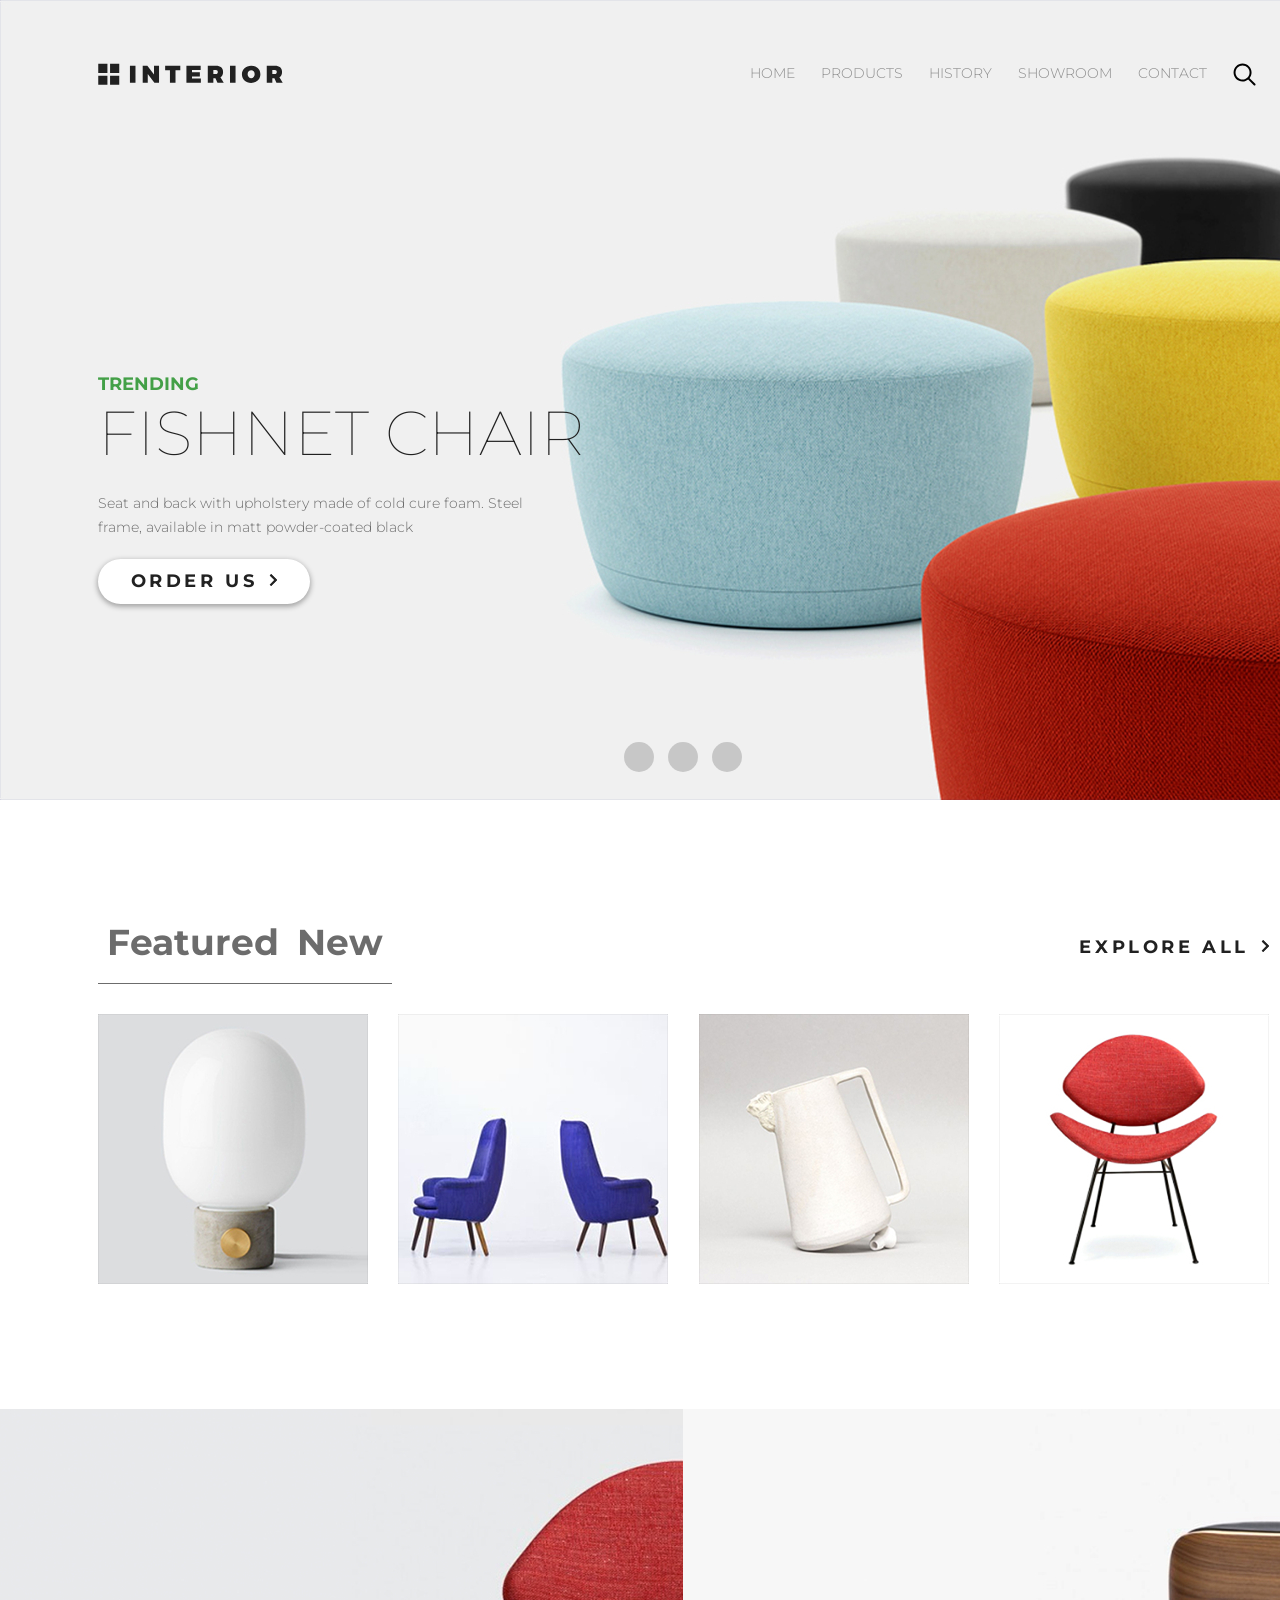
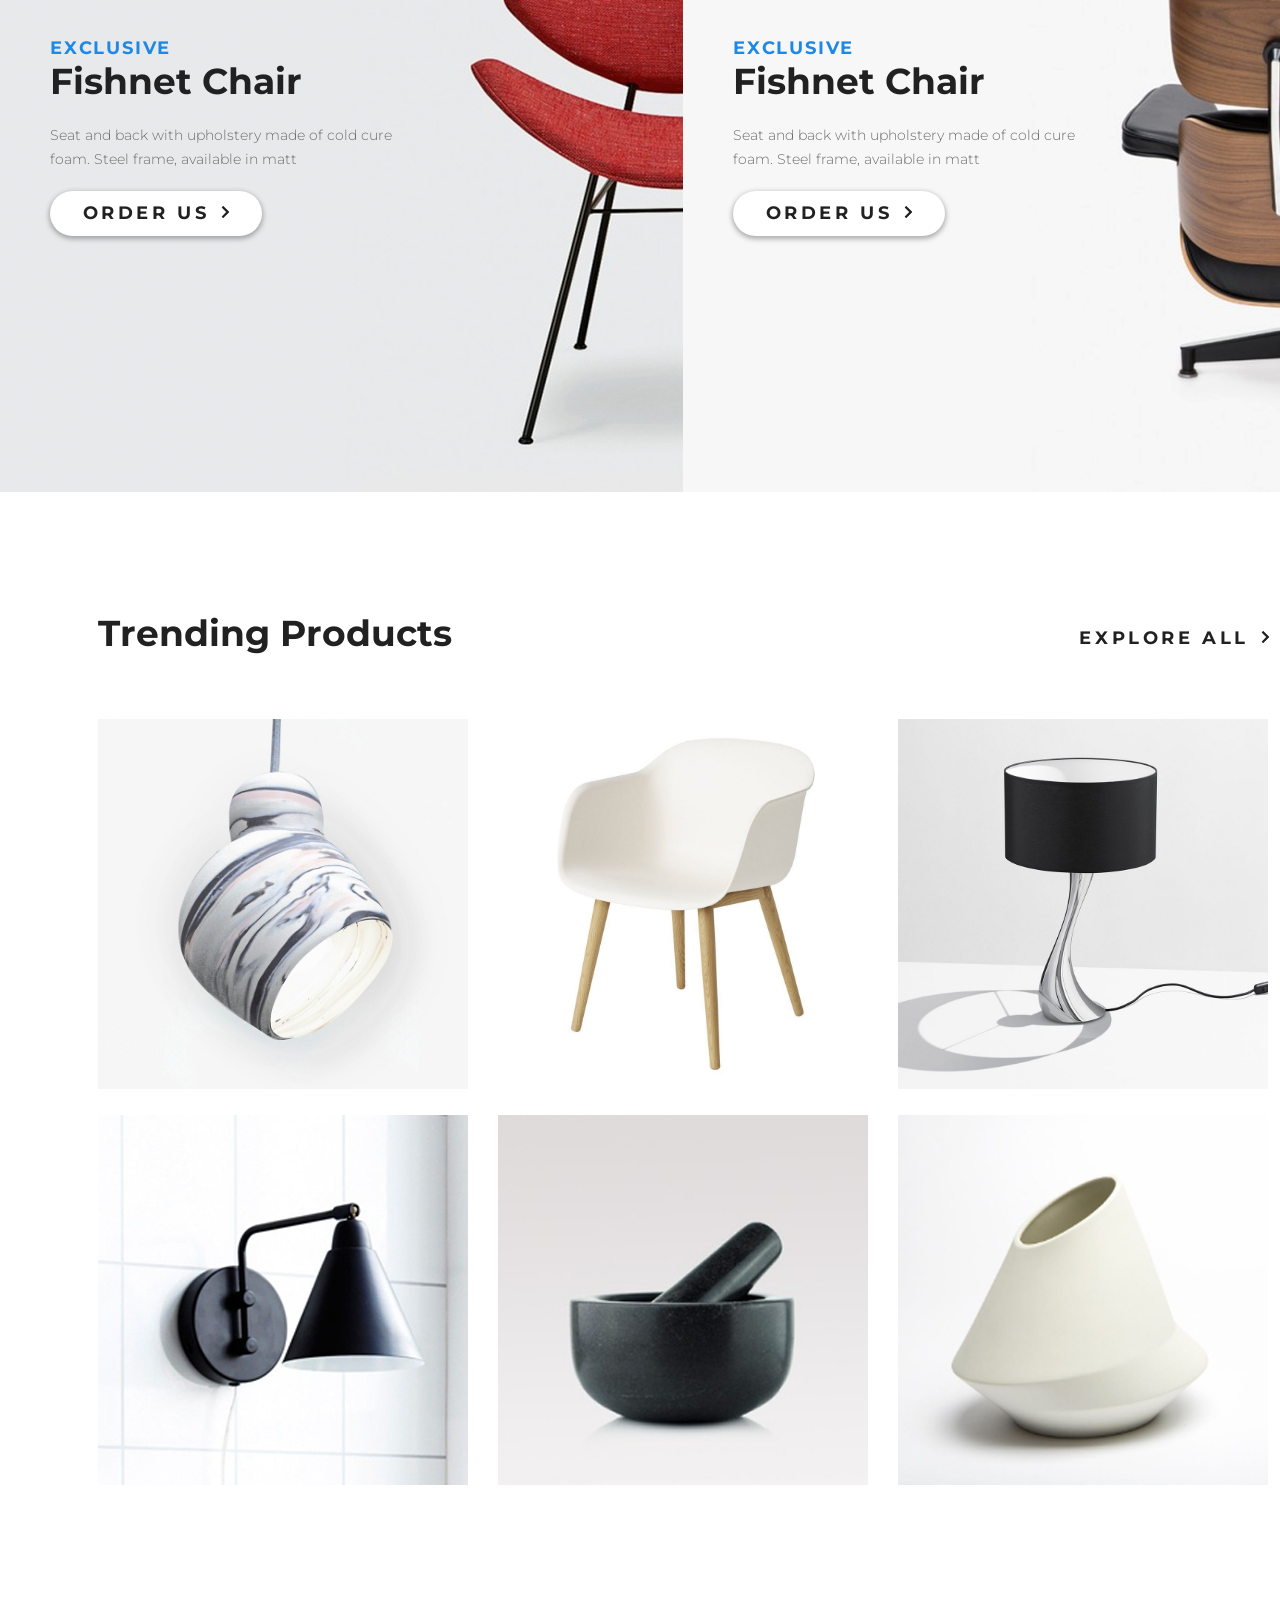
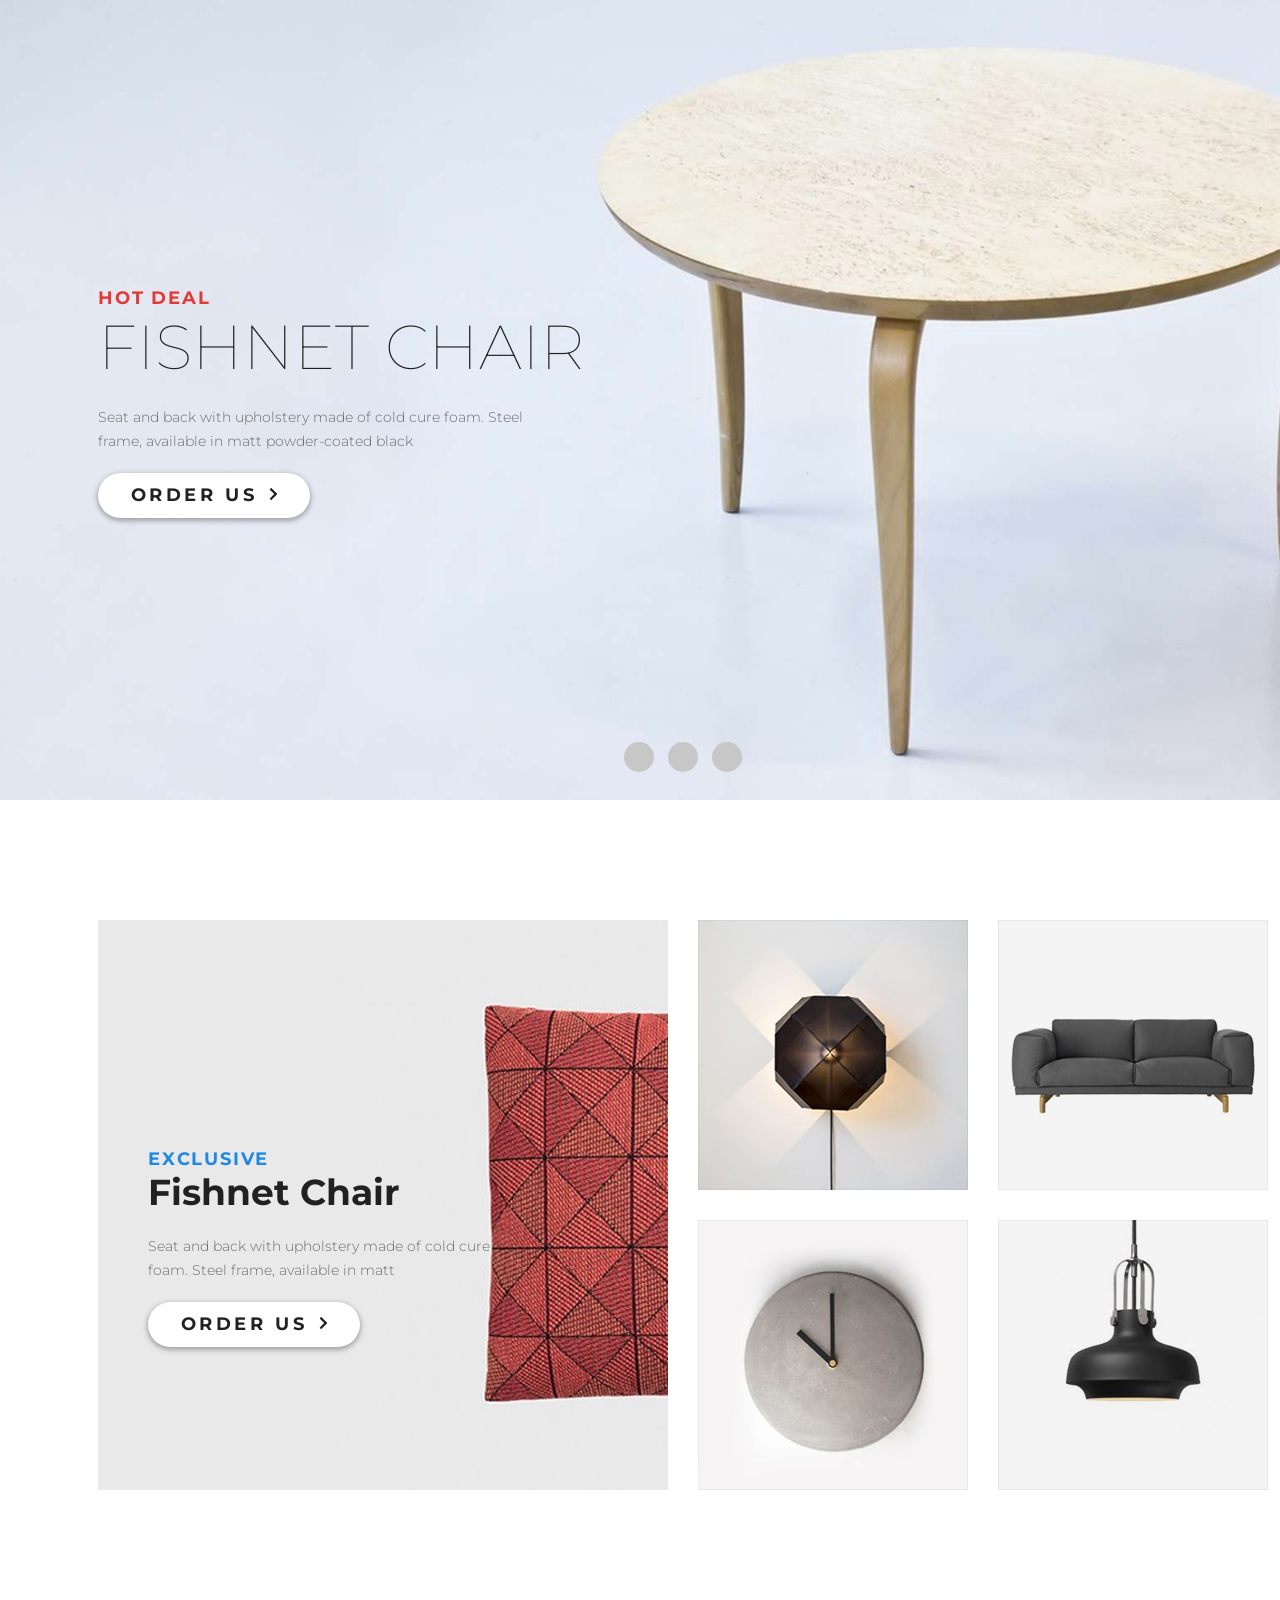
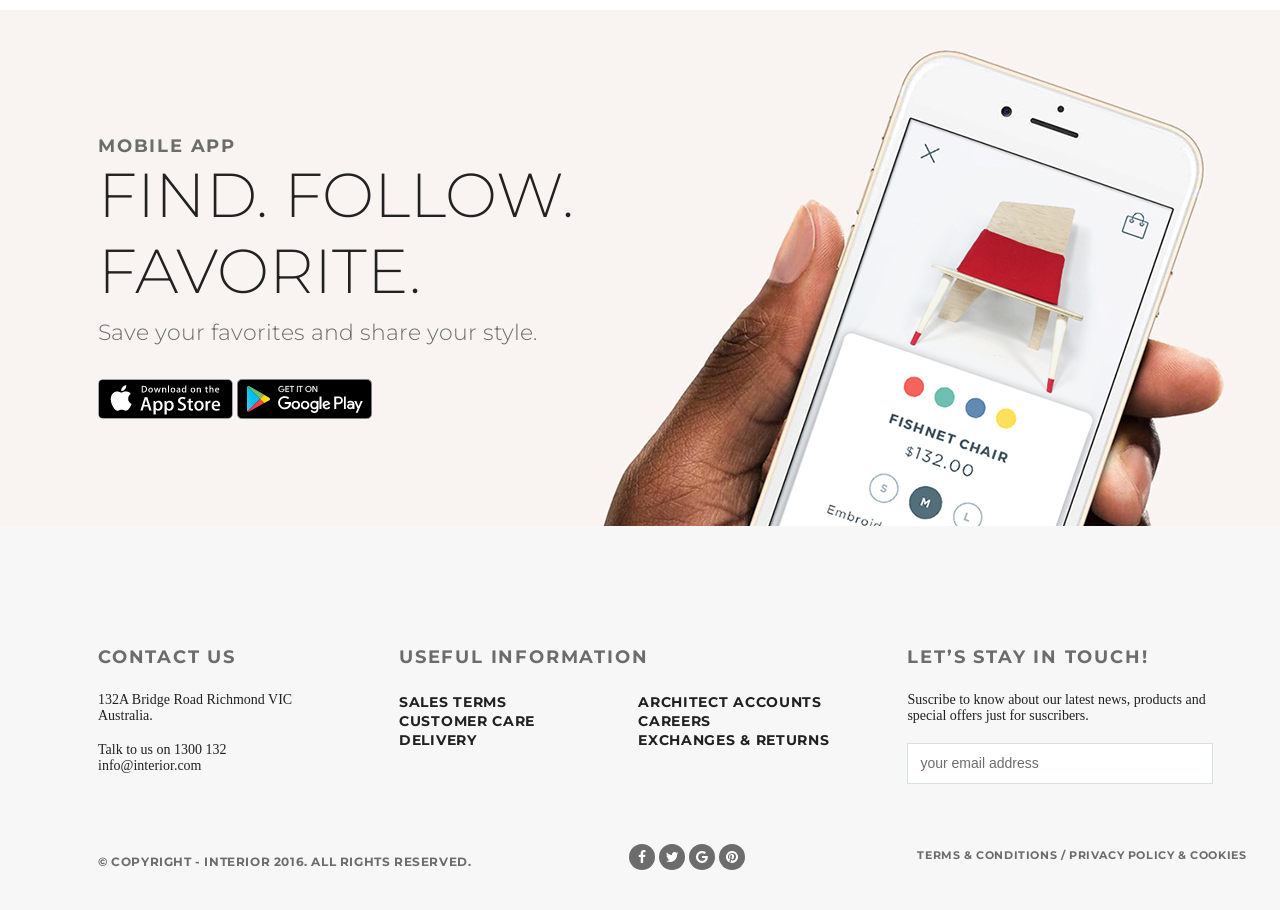
<file: layout_work/index.html>
<!DOCTYPE html>
<html lang="en">

<head>
    <meta charset="UTF-8">
    <title>Interior Home Page</title>
    <link href="https://fonts.googleapis.com/css?family=Montserrat:100,300,400,700&display=swap" rel="stylesheet">
    <link rel="stylesheet" href="https://cdnjs.cloudflare.com/ajax/libs/font-awesome/4.7.0/css/font-awesome.min.css">
    <link rel="stylesheet" href="style.css">
</head>

<body>
    <div class="container">
        <div class="slider padding_site">
            <div class="header clearfix">
                <a href="index.html"><img src="img/logo.svg" alt="logo"></a>
                <ul class="menu clearfix">
                    <li class="menu_list"><a href="index.html" class="menu_link">HOME</a></li>
                    <li class="menu_list"><a href="products.html" class="menu_link">PRODUCTS</a></li>
                    <li class="menu_list"><a href="#" class="menu_link">HISTORY</a></li>
                    <li class="menu_list"><a href="#" class="menu_link">SHOWROOM</a></li>
                    <li class="menu_list"><a href="contacts.html" class="menu_link">CONTACT</a></li>
                    <li class="menu_list"><a href="#" class="menu_link"><img src="img/search.svg" alt="search"></a></li>
                </ul>
            </div>
            <div class="slider_text">
                <p class="slider_trending">TRENDING</p>
                <h2 class="slider_h2">Fishnet Chair</h2>
                <p class="slider_content">Seat and back with upholstery made of cold cure foam. Steel frame, available in matt powder-coated black</p>
                <a href="product_detail.html" class="order_button">Order Us<img class="arrow_pic" src="img/arrow.svg" alt="arrow"></a>
            </div>
            <div class="pagination">
                <a href="" class="circle"></a>
                <a href="" class="circle circle_active"></a>
                <a href="" class="circle"></a>
            </div>
        </div>
        <div class="featured padding_site">
            <div class="featured_header clearfix">
                <ul class="featured_menu">
                    <li class="featured_list"><a href="#" class="featured_link">Featured</a></li>
                    <li class="featured_list"><a href="#" class="featured_link">New</a></li>
                </ul>
                <a href="products.html" class="explore_link">explore all<img class="arrow_pic" src="img/arrow.svg" alt="arrow"></a>
            </div>
            <div class="featured_items">
                <div class="featured_item">
                    <img class="feature_img" src="img/product-1.jpg" alt="product-1">
                    <div class="feature_text">
                        <div class="feature_button"><a href="product_detail.html" class="feature_link"><img class="arrow_pic" src="img/arrow.svg" alt="arrow">&ensp;</a></div>
                        <h6 class="feature_h">Fishnet Chair</h6>
                        <p class="feature_content">Seat and back with upholstery made of cold cure foam.</p>
                    </div>
                </div>
                <div class="featured_item">
                    <img class="feature_img" src="img/product-2.jpg" alt="product-2">
                    <div class="feature_text">
                        <div class="feature_button"><a href="product_detail.html" class="feature_link"><img class="arrow_pic" src="img/arrow.svg" alt="arrow">&ensp;</a></div>
                        <h6 class="feature_h">Fishnet Chair</h6>
                        <p class="feature_content">Seat and back with upholstery made of cold cure foam.</p>
                    </div>
                </div>
                <div class="featured_item">
                    <img class="feature_img" src="img/product-3.jpg" alt="product-3">
                    <div class="feature_text">
                        <div class="feature_button"><a href="product_detail.html" class="feature_link"><img class="arrow_pic" src="img/arrow.svg" alt="arrow">&ensp;</a></div>
                        <h6 class="feature_h">Fishnet Chair</h6>
                        <p class="feature_content">Seat and back with upholstery made of cold cure foam.</p>
                    </div>
                </div>
                <div class="featured_item">
                    <img class="feature_img" src="img/product-4.jpg" alt="product-4">
                    <div class="feature_text">
                        <div class="feature_button"><a href="product_detail.html" class="feature_link"><img class="arrow_pic" src="img/arrow.svg" alt="arrow">&ensp;</a></div>
                        <h6 class="feature_h">Fishnet Chair</h6>
                        <p class="feature_content">Seat and back with upholstery made of cold cure foam.</p>
                    </div>
                </div>
            </div>
        </div>
        <div class="exclusives">
            <div class="exclusive exclusive_item_1">
                <div class="exclusive_text">
                    <p class="exclusive_exclusive">exclusive</p>
                    <h2 class="exclusive_h2">Fishnet Chair</h2>
                    <p class="exclusive_content">Seat and back with upholstery made of cold cure foam. Steel frame, available in matt</p>
                    <a href="product_detail.html" class="order_button">Order Us<img class="arrow_pic" src="img/arrow.svg" alt="arrow"></a>
                </div>
            </div>
            <div class="exclusive exclusive_item_2">
                <div class="exclusive_text">
                    <p class="exclusive_exclusive">exclusive</p>
                    <h2 class="exclusive_h2">Fishnet Chair</h2>
                    <p class="exclusive_content">Seat and back with upholstery made of cold cure foam. Steel frame, available in matt</p>
                    <a href="product_detail.html" class="order_button">Order Us<img class="arrow_pic" src="img/arrow.svg" alt="arrow"></a>
                </div>
            </div>
        </div>
        <div class="trending padding_site">
            <div class="trending_header clearfix">
                <h2 class="trending_h2">Trending Products</h2>
                <a href="products.html" class="explore_link">explore all<img class="arrow_pic" src="img/arrow.svg" alt="arrow"></a>
            </div>
            <div class="trending_products">
                <div class="trending_product">
                    <a href="product_detail.html" class="trending_link"><img src="img/product-11.jpg" alt="" class="trending_pic"></a>
                </div>
                <div class="trending_product">
                    <a href="product_detail.html" class="trending_link"><img src="img/product-21.jpg" alt="" class="trending_pic"></a>
                </div>
                <div class="trending_product">
                    <a href="product_detail.html" class="trending_link"><img src="img/product-31.jpg" alt="" class="trending_pic"></a>
                </div>
                <div class="trending_product">
                    <a href="product_detail.html" class="trending_link"><img src="img/product-41.jpg" alt="" class="trending_pic"></a>
                </div>
                <div class="trending_product">
                    <a href="product_detail.html" class="trending_link"><img src="img/product-5.jpg" alt="" class="trending_pic"></a>
                </div>
                <div class="trending_product">
                    <a href="product_detail.html" class="trending_link"><img src="img/product-6.jpg" alt="" class="trending_pic"></a>
                </div>
            </div>
        </div>
        <div class="hot_deal_slider padding_site">
            <div class="hot_deal_text">
                <p class="hot_deal_trending">Hot deal</p>
                <h2 class="slider_h2">Fishnet Chair</h2>
                <p class="slider_content">Seat and back with upholstery made of cold cure foam. Steel frame, available in matt powder-coated black</p>
                <a href="product_detail.html" class="order_button">Order Us<img class="arrow_pic" src="img/arrow.svg" alt="arrow"></a>
            </div>
            <div class="pagination">
                <a href="" class="circle"></a>
                <a href="" class="circle circle_active"></a>
                <a href="" class="circle"></a>
            </div>
        </div>
        <div class="exclusives_big padding_site">
            <div class="exclusives_layout">
                <div class="exclusive_big">
                    <div class="exclusive_text">
                        <p class="exclusive_exclusive">exclusive</p>
                        <h2 class="exclusive_h2">Fishnet Chair</h2>
                        <p class="exclusive_content">Seat and back with upholstery made of cold cure foam. Steel frame, available in matt</p>
                        <a href="product_detail.html" class="order_button">Order Us<img class="arrow_pic" src="img/arrow.svg" alt="arrow"></a>
                    </div>
                </div>
                <div class="excl_small">
                    <div class="exclusive_small">
                        <a href="product_detail.html" class="excl_sm_link"><img src="img/product-2-sm.jpg" alt="" class="excl_sm_pic"></a>
                    </div>
                    <div class="exclusive_small">
                        <a href="product_detail.html" class="excl_sm_link"><img src="img/product-3-sm.jpg" alt="" class="excl_sm_pic"></a>
                    </div>
                    <div class="exclusive_small">
                        <a href="product_detail.html" class="excl_sm_link"><img src="img/product-4-sm.jpg" alt="" class="excl_sm_pic"></a>
                    </div>
                    <div class="exclusive_small">
                        <a href="product_detail.html" class="excl_sm_link"><img src="img/product-5-sm.jpg" alt="" class="excl_sm_pic"></a>
                    </div>
                </div>
            </div>
        </div>
        <div class="mobile_app padding_site">
            <div class="mobile_app_text">
                <p class="mobile_trending">mobile app</p>
                <h2 class="mobile_h2">Find. Follow. Favorite.</h2>
                <p class="mobile_content">Save your favorites and share your style.</p>
                <a href="#" class="app_store"><img src="img/app-store.jpg" alt="" class="app_store_logo"></a>
                <a href="#" class="google_play"><img src="img/google-play.jpg" alt="" class="google_play_logo"></a>
            </div>
        </div>
        <div class="contacts padding_site">
            <div class="contacts_content clearfix">
                <div class="contact_info">
                    <h5 class="contacts_h contact_us">Contact Us</h5>
                    <p>132A Bridge Road Richmond VIC
                        Australia.</p><br>
                    <p>Talk to us on 1300 132
                        info@interior.com</p>
                </div>
                <div class="useful_menu">
                    <h5 class="contacts_h useful_info">Useful Information</h5>
                    <ul class="u_menu1">
                        <li class="u_list"><a href="#" class="u_link">Sales terms</a></li>
                        <li class="u_list"><a href="#" class="u_link">Customer care</a></li>
                        <li class="u_list"><a href="#" class="u_link">Delivery</a></li>
                    </ul>
                    <ul class="u_menu2">
                        <li class="u_list"><a href="#" class="u_link">Architect accounts</a></li>
                        <li class="u_list"><a href="#" class="u_link">Careers</a></li>
                        <li class="u_list"><a href="#" class="u_link">Exchanges &amp; returns</a></li>
                    </ul>
                </div>
                <div class="subscribe">
                    <h5 class="contacts_h stay_in_touch">Let’s Stay in Touch!</h5>
                    <p class="subscribe_text">Suscribe to know about our latest news, products and special offers just for suscribers.</p><br>
                    <input type="text" class="email" placeholder="your email address">
                </div>
            </div>
            <div class="footer">
                <div class="copyright">
                    <p>&copy; Copyright - INTERIOR 2016. All Rights Reserved.</p>
                </div>
                <div class="social">
                    <a href="#" class="fa fa-facebook social_ico"></a>
                    <a href="#" class="fa fa-twitter"></a>
                    <a href="#" class="fa fa-google"></a>
                    <a href="#" class="fa fa-pinterest"></a>
                </div>
                <div class="terms">
                    <a href="#" class="terms_link">Terms &amp; Conditions / Privacy policy &amp; Cookies</a>
                </div>
            </div>
        </div>
    </div>
</body>

</html>
</file>
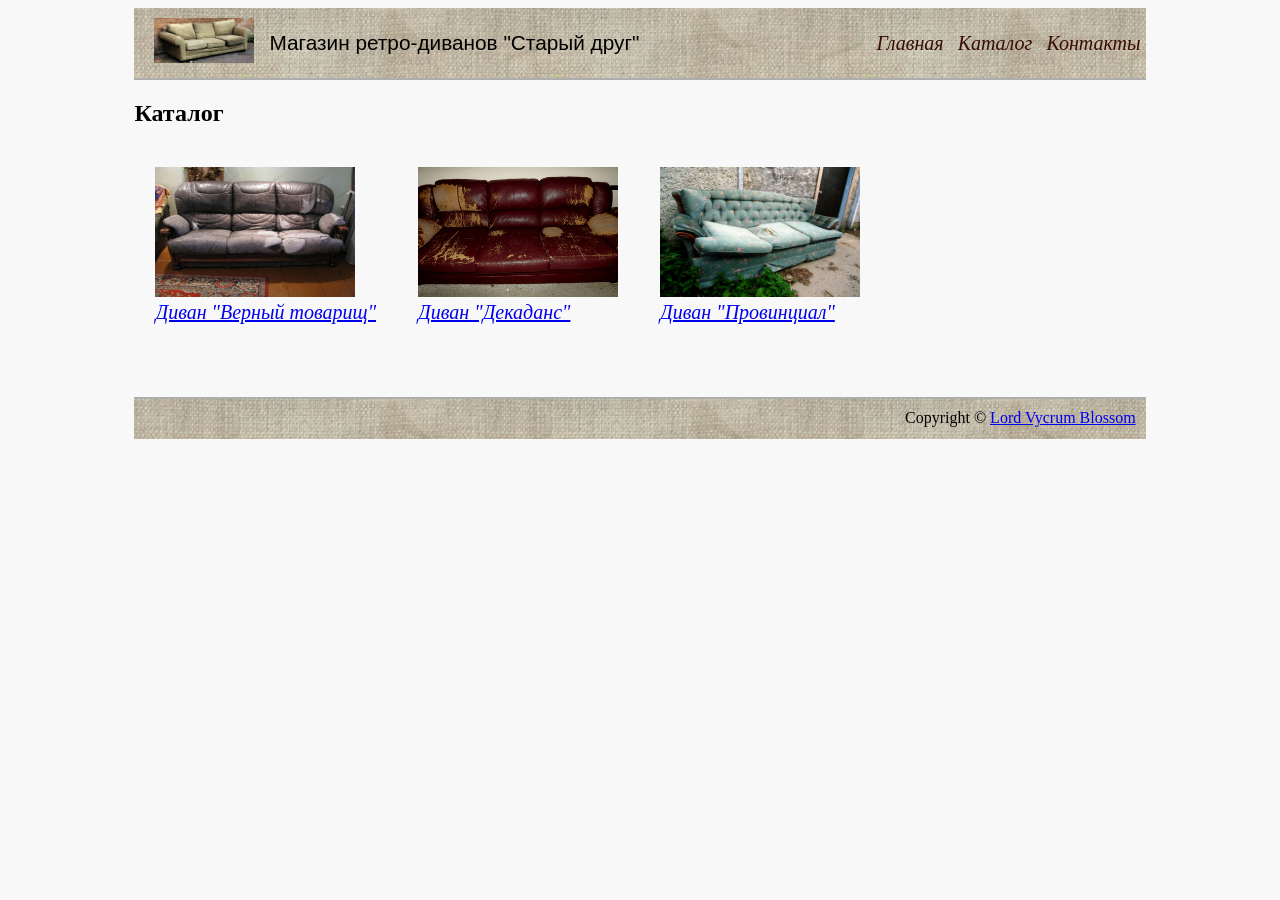
<file: catalog.html>
<!DOCTYPE html>
<html>

<head>
    <meta charset="UTF-8">
    <title>Магазин ретро-диванов "Старый друг"</title>
    <link rel="stylesheet" href="stylesheets/style.css">
</head>

<body>
   <div class="container">
    <div class="header">
        <div id="logo"></div>
        <div id="companyName">Магазин ретро-диванов "Старый друг"</div>
        <div id="navigation">
            <ul class="menu">
                <li><a href="index.html">Главная</a></li>
                <li><a href="catalog.html">Каталог</a></li>
                <li><a href="contacts.html">Контакты</a></li>
            </ul>
        </div>
    </div>
    <div class="content">
    <h2>Каталог</h2>
    <div class="products_list">
        <div class="item">
            <img src="img/sofa1_small.jpg" alt="sofa #1"><br>
            <a href="catalog/sofa.html">Диван "Верный товарищ"</a>
        </div>
        <div class="item">
            <img src="img/sofa2_small.jpg" alt="sofa #1"><br>
            <a href="catalog/sofa2.html">Диван "Декаданс"</a>
        </div>
        <div class="item">
            <img src="img/sofa3_small.jpg" alt="sofa #1"><br>
            <a href="catalog/sofa3.html">Диван "Провинциал"</a>
        </div>
    </div>
    </div>
        <div class="footer">
            <div id="copyright">
                <!--   «Все права защищены»    -->
                Copyright &copy; <a href="https://www.instagram.com/lord_vycrum/" target="_blank">Lord Vycrum Blossom</a>
            </div>
        </div>
    </div>
</body>

</html>
</file>
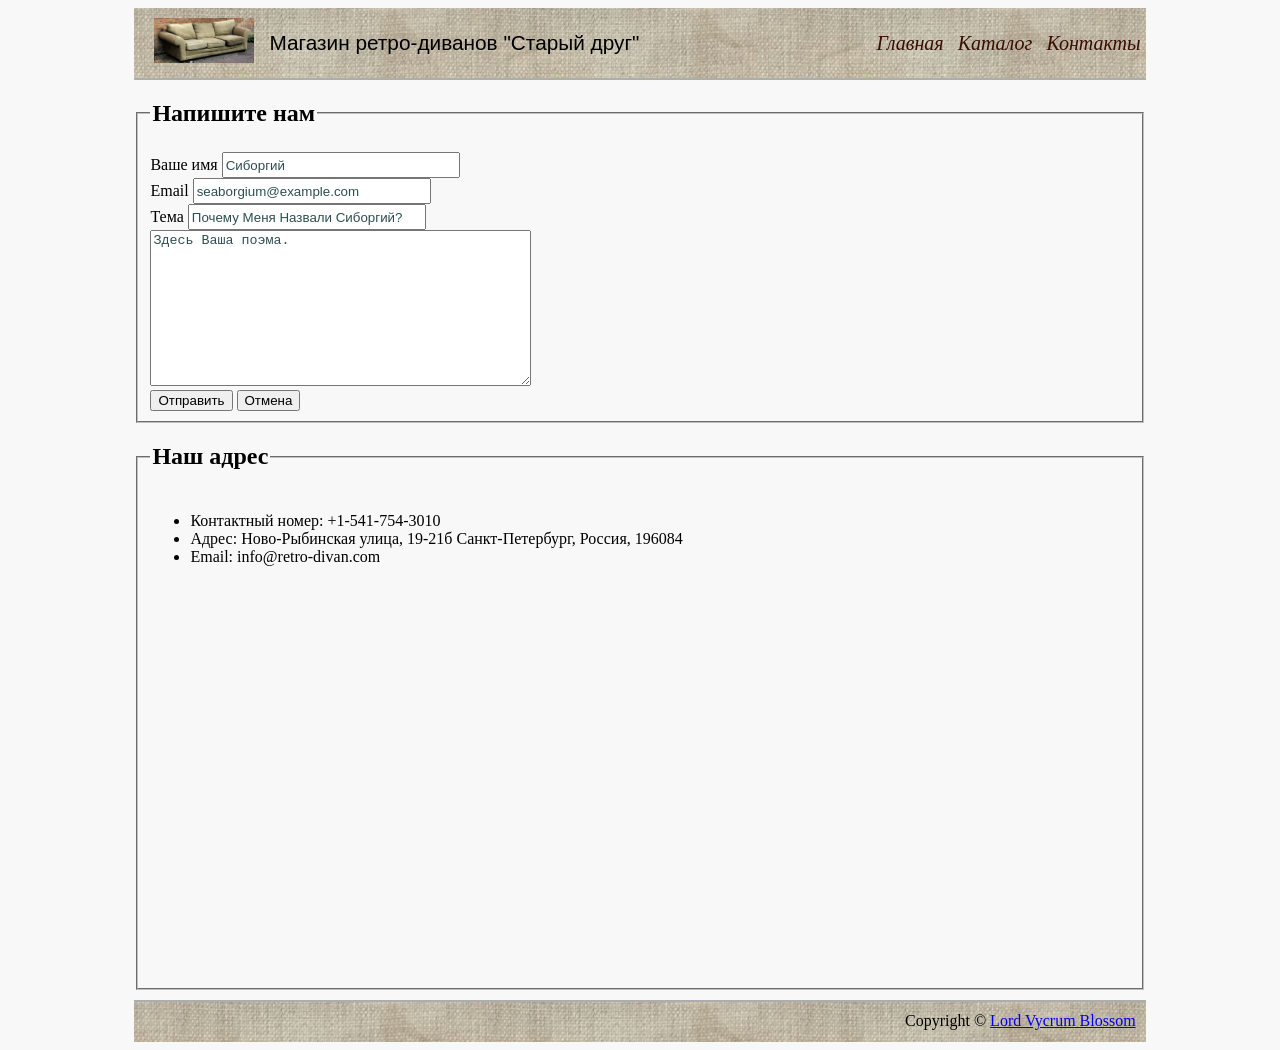
<file: contacts.html>
<!DOCTYPE html>
<html>

<head>
    <meta charset="UTF-8">
    <title>Магазин ретро-диванов "Старый друг"</title>
    <link rel="stylesheet" href="stylesheets/style.css">
</head>

<body>
    <div class="container">
        <div class="header">
            <div id="logo"></div>
            <div id="companyName">Магазин ретро-диванов "Старый друг"</div>
            <div id="navigation">
                <ul class="menu">
                    <li><a href="index.html">Главная</a></li>
                    <li><a href="catalog.html">Каталог</a></li>
                    <li><a href="contacts.html">Контакты</a></li>
                </ul>
            </div>
        </div>
        <div class="content">
            <form action="">
                <fieldset>
                    <legend>
                        <h2>Напишите нам</h2>
                    </legend>
                    Ваше имя <input type="text" size="30" placeholder="Сиборгий"><br>
                    Email <input id="email" type="text" size="30" placeholder="seaborgium@example.com"><br>
                    Тема <input type="text" size="30" placeholder="Почему меня назвали Сиборгий?"><br>
                    <textarea rows="10" cols="45" placeholder="Здесь Ваша поэма."></textarea><br>
                    <input type="submit" value="Отправить">
                    <input type="reset" value="Отмена">
                </fieldset>
            </form>
            <form>
                <fieldset>
                    <legend>
                        <h2>Наш адрес</h2>
                    </legend>
                    <ul class="contact_info">
                        <li>Контактный номер: +1-541-754-3010</li>
                        <li>Адрес: Ново-Рыбинская улица, 19-21б Санкт-Петербург, Россия, 196084</li>
                        <li>Email: info@retro-divan.com</li><br>
                        <iframe src="https://www.google.com/maps/embed?pb=!1m18!1m12!1m3!1d2000.7945783560842!2d30.334750016221324!3d59.90235947198665!2m3!1f0!2f0!3f0!3m2!1i1024!2i768!4f13.1!3m3!1m2!1s0x46963046912bba8f%3A0xa73b1c1b224b4216!2z0J3QvtCy0L4t0KDRi9Cx0LjQvdGB0LrQsNGPINGD0LsuLCAxOS0yMSwg0KHQsNC90LrRgi3Qn9C10YLQtdGA0LHRg9GA0LMsINCb0LXQvdC40L3Qs9GA0LDQtNGB0LrQsNGPLCAxOTYwODQ!5e0!3m2!1sru!2sru!4v1559074312079!5m2!1sru!2sru" width="600" height="450" frameborder="0" style="border:0" allowfullscreen></iframe>
                    </ul>
                </fieldset>
            </form>
        </div>
        <div class="footer">
            <div id="copyright">
                <!--   «Все права защищены»    -->
                Copyright &copy; <a href="https://www.instagram.com/lord_vycrum/" target="_blank">Lord Vycrum Blossom</a>
            </div>
        </div>
    </div>
</body>

</html>
</file>
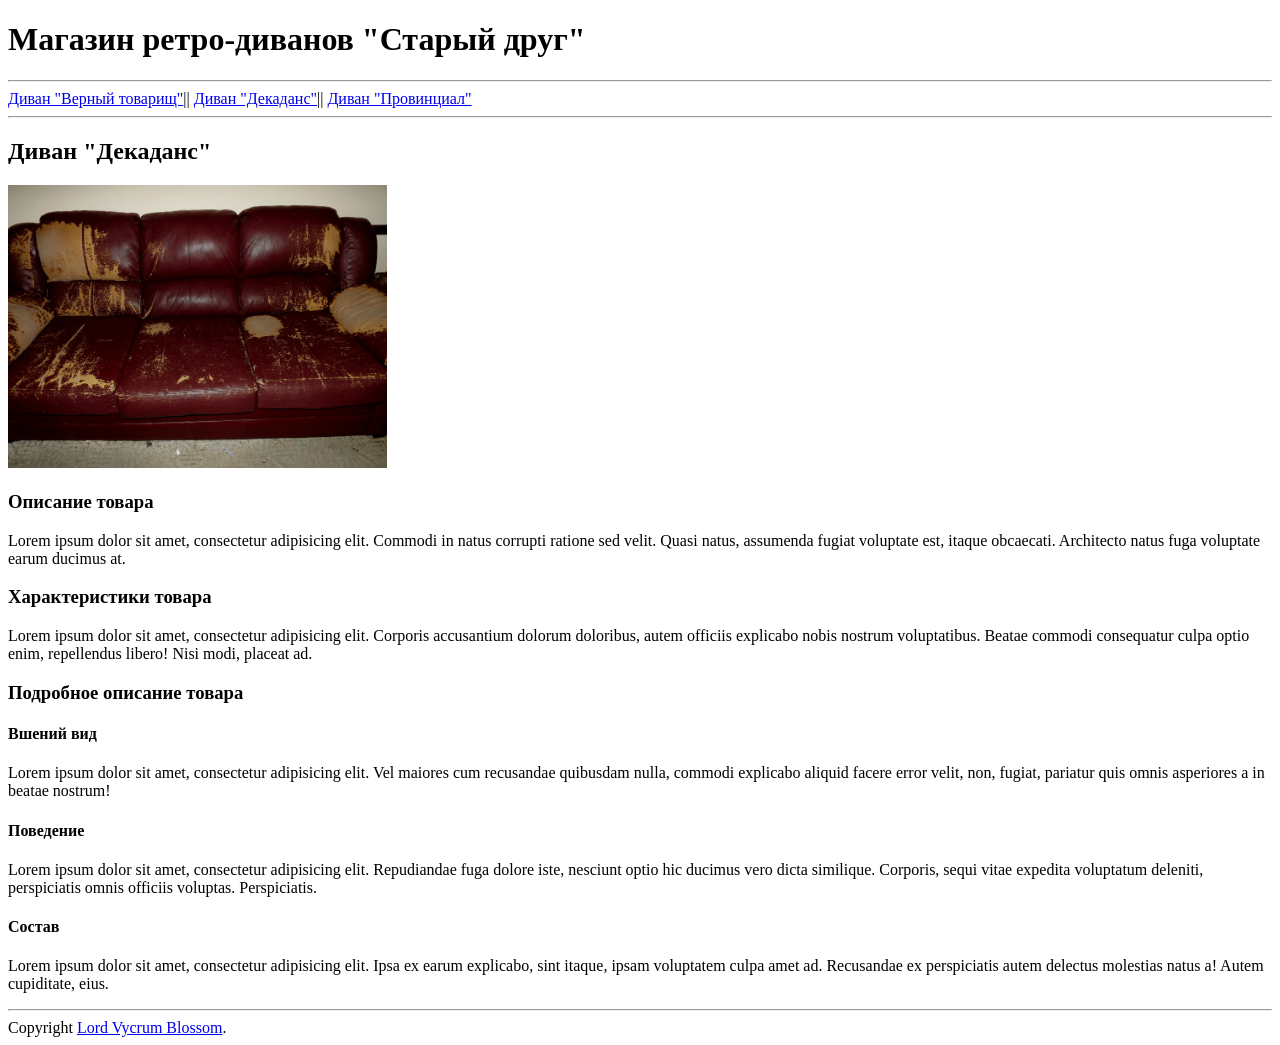
<file: sofa2.html>
<!DOCTYPE html>
<html>

<head>
    <meta charset="UTF-8">
    <title>Магазин ретро-диванов "Старый друг"</title>
</head>

<body>
    <header>
        <h1>Магазин ретро-диванов "Старый друг"</h1>
        <hr>
        <a href="index.html">Диван "Верный товарищ"</a>||
        <a href="sofa2.html">Диван "Декаданс"</a>||
        <a href="sofa3.html">Диван "Провинциал"</a>
        <hr>
    </header>
    <h2>Диван "Декаданс"</h2>
    <img src="img/sofa2.jpg" alt="sofa #2" height=30% width=30%>
    <h3>Описание товара</h3>
    <p>Lorem ipsum dolor sit amet, consectetur adipisicing elit. Commodi in natus corrupti ratione sed velit. Quasi natus, assumenda fugiat voluptate est, itaque obcaecati. Architecto natus fuga voluptate earum ducimus at.</p>
    <h3>Характеристики товара</h3>
    <p>Lorem ipsum dolor sit amet, consectetur adipisicing elit. Corporis accusantium dolorum doloribus, autem officiis explicabo nobis nostrum voluptatibus. Beatae commodi consequatur culpa optio enim, repellendus libero! Nisi modi, placeat ad.</p>
    <h3>Подробное описание товара</h3>
    <h4>Вшений вид</h4>
    <p>Lorem ipsum dolor sit amet, consectetur adipisicing elit. Vel maiores cum recusandae quibusdam nulla, commodi explicabo aliquid facere error velit, non, fugiat, pariatur quis omnis asperiores a in beatae nostrum!</p>
    <h4>Поведение</h4>
    <p>Lorem ipsum dolor sit amet, consectetur adipisicing elit. Repudiandae fuga dolore iste, nesciunt optio hic ducimus vero dicta similique. Corporis, sequi vitae expedita voluptatum deleniti, perspiciatis omnis officiis voluptas. Perspiciatis.</p>
    <h4>Состав</h4>
    <p>Lorem ipsum dolor sit amet, consectetur adipisicing elit. Ipsa ex earum explicabo, sint itaque, ipsam voluptatem culpa amet ad. Recusandae ex perspiciatis autem delectus molestias natus a! Autem cupiditate, eius.</p>
    <hr>
    <footer>
        <!--   «Все права защищены»    -->
        Copyright <a href="https://www.instagram.com/lord_vycrum/">Lord Vycrum Blossom</a>.
    </footer>
</body>

</html>
</file>
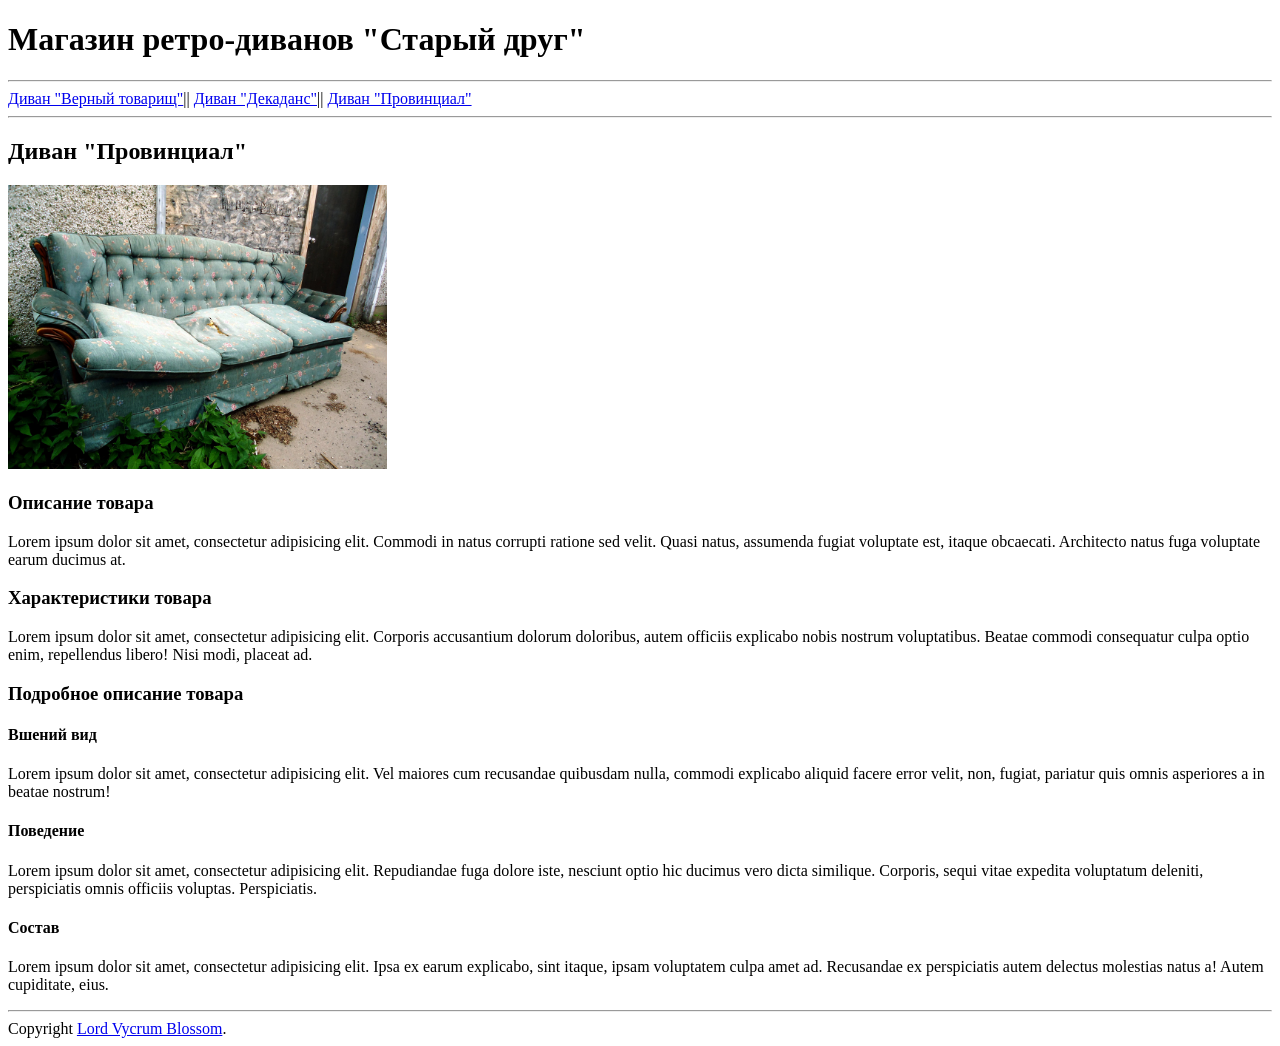
<file: sofa3.html>
<!DOCTYPE html>
<html>

<head>
    <meta charset="UTF-8">
    <title>Магазин ретро-диванов "Старый друг"</title>
</head>

<body>
    <header>
        <h1>Магазин ретро-диванов "Старый друг"</h1>
        <hr>
        <a href="index.html">Диван "Верный товарищ"</a>||
        <a href="sofa2.html">Диван "Декаданс"</a>||
        <a href="sofa3.html">Диван "Провинциал"</a>
        <hr>
    </header>
    <h2>Диван "Провинциал"</h2>
    <img src="img/sofa3.jpg" alt="sofa #3" height=30% width=30%>
    <h3>Описание товара</h3>
    <p>Lorem ipsum dolor sit amet, consectetur adipisicing elit. Commodi in natus corrupti ratione sed velit. Quasi natus, assumenda fugiat voluptate est, itaque obcaecati. Architecto natus fuga voluptate earum ducimus at.</p>
    <h3>Характеристики товара</h3>
    <p>Lorem ipsum dolor sit amet, consectetur adipisicing elit. Corporis accusantium dolorum doloribus, autem officiis explicabo nobis nostrum voluptatibus. Beatae commodi consequatur culpa optio enim, repellendus libero! Nisi modi, placeat ad.</p>
    <h3>Подробное описание товара</h3>
    <h4>Вшений вид</h4>
    <p>Lorem ipsum dolor sit amet, consectetur adipisicing elit. Vel maiores cum recusandae quibusdam nulla, commodi explicabo aliquid facere error velit, non, fugiat, pariatur quis omnis asperiores a in beatae nostrum!</p>
    <h4>Поведение</h4>
    <p>Lorem ipsum dolor sit amet, consectetur adipisicing elit. Repudiandae fuga dolore iste, nesciunt optio hic ducimus vero dicta similique. Corporis, sequi vitae expedita voluptatum deleniti, perspiciatis omnis officiis voluptas. Perspiciatis.</p>
    <h4>Состав</h4>
    <p>Lorem ipsum dolor sit amet, consectetur adipisicing elit. Ipsa ex earum explicabo, sint itaque, ipsam voluptatem culpa amet ad. Recusandae ex perspiciatis autem delectus molestias natus a! Autem cupiditate, eius.</p>
    <hr>
    <footer>
        <!--   «Все права защищены»    -->
        Copyright <a href="https://www.instagram.com/lord_vycrum/">Lord Vycrum Blossom</a>.
    </footer>
</body>

</html>
</file>
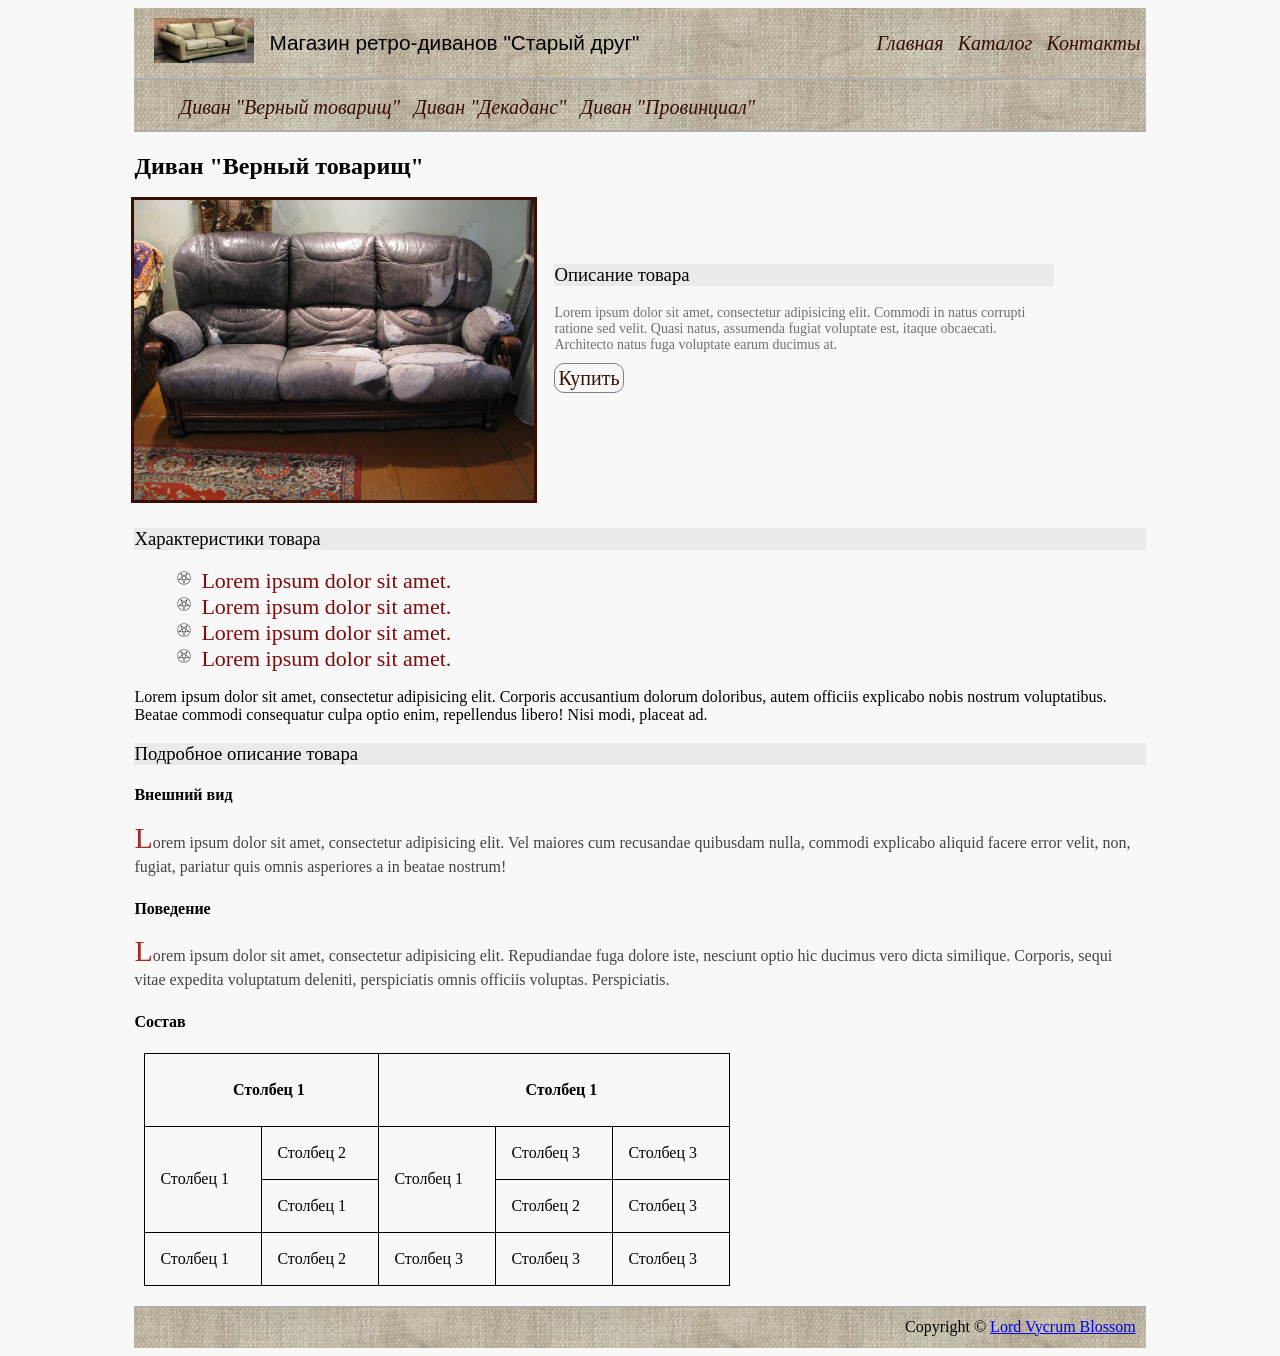
<file: catalog/sofa.html>
<!DOCTYPE html>
<html>

<head>
    <meta charset="UTF-8">
    <title>Магазин ретро-диванов "Старый друг"</title>
    <link rel="stylesheet" href="../stylesheets/style.css">
</head>

<body>
    <div class="container">
        <div class="header">
            <div id="logo"></div>
            <div id="companyName">Магазин ретро-диванов "Старый друг"</div>
            <div id="navigation">
                <ul class="menu">
                    <li><a href="../index.html">Главная</a></li>
                    <li><a href="../catalog.html">Каталог</a></li>
                    <li><a href="../contacts.html">Контакты</a></li>
                </ul>
            </div>
        </div>
        <div class="content">
            <div id="catalog_nav">
                <ul class="catalog">
                    <li><a href="sofa.html">Диван "Верный товарищ"</a></li>
                    <li><a href="sofa2.html">Диван "Декаданс"</a></li>
                    <li><a href="sofa3.html">Диван "Провинциал"</a></li>
                </ul>
            </div>
            <div class="product_info">
                <div id="product_face">
                    <h2>Диван "Верный товарищ"</h2>
                    <a href="../img/sofa1.jpg" target="_blank">
                        <img class="product_image" src="../img/sofa1.jpg" alt="sofa #1" height=100% width=100%>
                    </a>
                </div>
                <div class="product_description">
                    <h3>Описание товара</h3>
                    <p class="short_description">Lorem ipsum dolor sit amet, consectetur adipisicing elit. Commodi in natus corrupti ratione sed velit. Quasi natus, assumenda fugiat voluptate est, itaque obcaecati. Architecto natus fuga voluptate earum ducimus at.</p>
                    <a href="#">Купить</a>
                </div>
            </div>
            <div class="product_features">
                <h3>Характеристики товара</h3>
                <ul class="features">
                    <li>Lorem ipsum dolor sit amet.</li>
                    <li>Lorem ipsum dolor sit amet.</li>
                    <li>Lorem ipsum dolor sit amet.</li>
                    <li>Lorem ipsum dolor sit amet.</li>
                </ul>
                <p>Lorem ipsum dolor sit amet, consectetur adipisicing elit. Corporis accusantium dolorum doloribus, autem officiis explicabo nobis nostrum voluptatibus. Beatae commodi consequatur culpa optio enim, repellendus libero! Nisi modi, placeat ad.</p>
            </div>
            <div class="full_description">
                <h3>Подробное описание товара</h3>
                <h4>Внешний вид</h4>
                <p>Lorem ipsum dolor sit amet, consectetur adipisicing elit. Vel maiores cum recusandae quibusdam nulla, commodi explicabo aliquid facere error velit, non, fugiat, pariatur quis omnis asperiores a in beatae nostrum!</p>
                <h4>Поведение</h4>
                <p>Lorem ipsum dolor sit amet, consectetur adipisicing elit. Repudiandae fuga dolore iste, nesciunt optio hic ducimus vero dicta similique. Corporis, sequi vitae expedita voluptatum deleniti, perspiciatis omnis officiis voluptas. Perspiciatis.</p>
                <!--            Технические характеристики.-->
                <h4>Состав</h4>
                <table class="composition">
                    <tr>
                        <th colspan="2">Столбец 1</th>
                        <th colspan="3">Столбец 1</th>
                    </tr>
                    <tr>
                        <td rowspan="2">Столбец 1</td>
                        <td>Столбец 2</td>
                        <td rowspan="2">Столбец 1</td>
                        <td>Столбец 3</td>
                        <td>Столбец 3</td>
                    </tr>
                    <tr>
                        <td>Столбец 1</td>
                        <td>Столбец 2</td>
                        <td>Столбец 3</td>
                    </tr>
                    <tr>
                        <td>Столбец 1</td>
                        <td>Столбец 2</td>
                        <td>Столбец 3</td>
                        <td>Столбец 3</td>
                        <td>Столбец 3</td>
                    </tr>
                </table>
            </div>
        </div>
        <div class="footer">
            <div id="copyright">
                <!--   «Все права защищены»    -->
                Copyright &copy; <a href="https://www.instagram.com/lord_vycrum/" target="_blank">Lord Vycrum Blossom</a>
            </div>
        </div>
    </div>
</body>

</html>
</file>
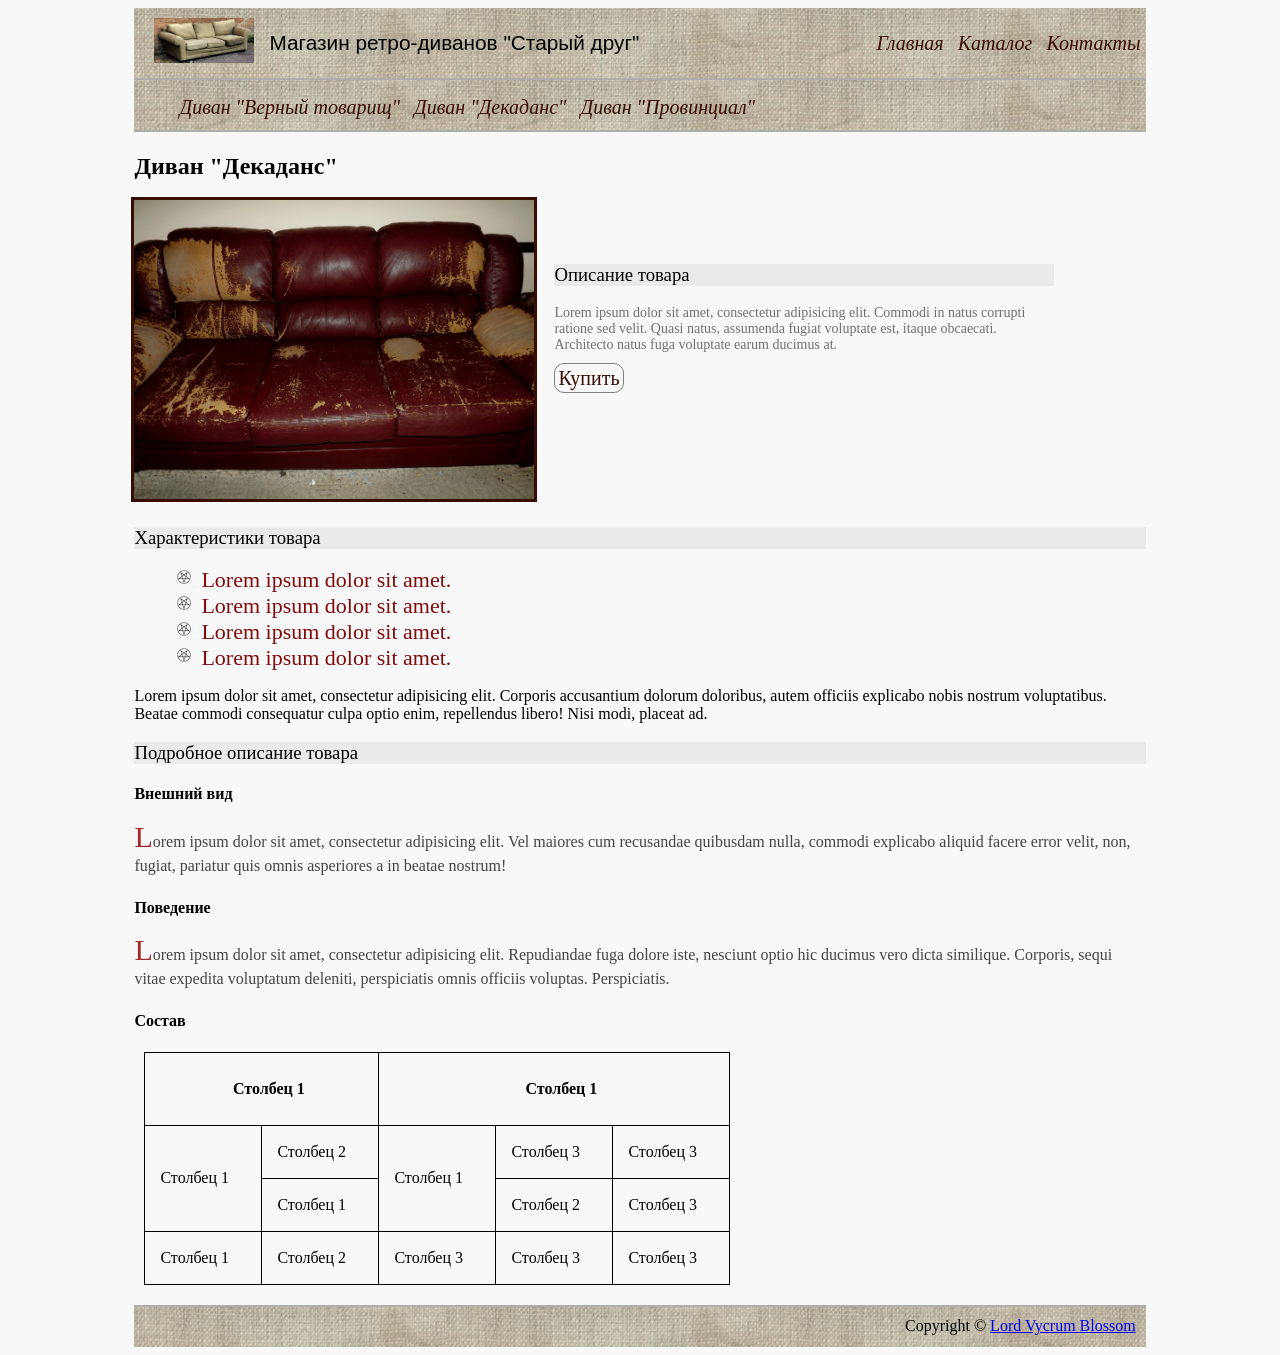
<file: catalog/sofa2.html>
<!DOCTYPE html>
<html>

<head>
    <meta charset="UTF-8">
    <title>Магазин ретро-диванов "Старый друг"</title>
    <link rel="stylesheet" href="../stylesheets/style.css">
</head>

<body>
    <div class="container">
        <div class="header">
            <div id="logo"></div>
            <div id="companyName">Магазин ретро-диванов "Старый друг"</div>
            <div id="navigation">
                <ul class="menu">
                    <li><a href="../index.html">Главная</a></li>
                    <li><a href="../catalog.html">Каталог</a></li>
                    <li><a href="../contacts.html">Контакты</a></li>
                </ul>
            </div>
        </div>
        <div class="content">
            <div id="catalog_nav">
                <ul class="catalog">
                    <li><a href="sofa.html">Диван "Верный товарищ"</a></li>
                    <li><a href="sofa2.html">Диван "Декаданс"</a></li>
                    <li><a href="sofa3.html">Диван "Провинциал"</a></li>
                </ul>
            </div>
            <div class="product_info">
                <div id="product_face">
                    <h2>Диван "Декаданс"</h2>
                    <a href="../img/sofa2.jpg" target="_blank">
                        <img class="product_image" src="../img/sofa2.jpg" alt="sofa #1" height=100% width=100%>
                    </a>
                </div>
                <div class="product_description">
                    <h3>Описание товара</h3>
                    <p class="short_description">Lorem ipsum dolor sit amet, consectetur adipisicing elit. Commodi in natus corrupti ratione sed velit. Quasi natus, assumenda fugiat voluptate est, itaque obcaecati. Architecto natus fuga voluptate earum ducimus at.</p>
                    <a href="#">Купить</a>
                </div>
            </div>
            <div class="product_features">
                <h3>Характеристики товара</h3>
                <ul class="features">
                    <li>Lorem ipsum dolor sit amet.</li>
                    <li>Lorem ipsum dolor sit amet.</li>
                    <li>Lorem ipsum dolor sit amet.</li>
                    <li>Lorem ipsum dolor sit amet.</li>
                </ul>
                <p>Lorem ipsum dolor sit amet, consectetur adipisicing elit. Corporis accusantium dolorum doloribus, autem officiis explicabo nobis nostrum voluptatibus. Beatae commodi consequatur culpa optio enim, repellendus libero! Nisi modi, placeat ad.</p>
            </div>
            <div class="full_description">
                <h3>Подробное описание товара</h3>
                <h4>Внешний вид</h4>
                <p>Lorem ipsum dolor sit amet, consectetur adipisicing elit. Vel maiores cum recusandae quibusdam nulla, commodi explicabo aliquid facere error velit, non, fugiat, pariatur quis omnis asperiores a in beatae nostrum!</p>
                <h4>Поведение</h4>
                <p>Lorem ipsum dolor sit amet, consectetur adipisicing elit. Repudiandae fuga dolore iste, nesciunt optio hic ducimus vero dicta similique. Corporis, sequi vitae expedita voluptatum deleniti, perspiciatis omnis officiis voluptas. Perspiciatis.</p>
                <!--            Технические характеристики.-->
                <h4>Состав</h4>
                <table class="composition">
                    <tr>
                        <th colspan="2">Столбец 1</th>
                        <th colspan="3">Столбец 1</th>
                    </tr>
                    <tr>
                        <td rowspan="2">Столбец 1</td>
                        <td>Столбец 2</td>
                        <td rowspan="2">Столбец 1</td>
                        <td>Столбец 3</td>
                        <td>Столбец 3</td>
                    </tr>
                    <tr>
                        <td>Столбец 1</td>
                        <td>Столбец 2</td>
                        <td>Столбец 3</td>
                    </tr>
                    <tr>
                        <td>Столбец 1</td>
                        <td>Столбец 2</td>
                        <td>Столбец 3</td>
                        <td>Столбец 3</td>
                        <td>Столбец 3</td>
                    </tr>
                </table>
            </div>
        </div>
        <div class="footer">
            <div id="copyright">
                <!--   «Все права защищены»    -->
                Copyright &copy; <a href="https://www.instagram.com/lord_vycrum/" target="_blank">Lord Vycrum Blossom</a>
            </div>
        </div>
    </div>
</body>

</html>
</file>
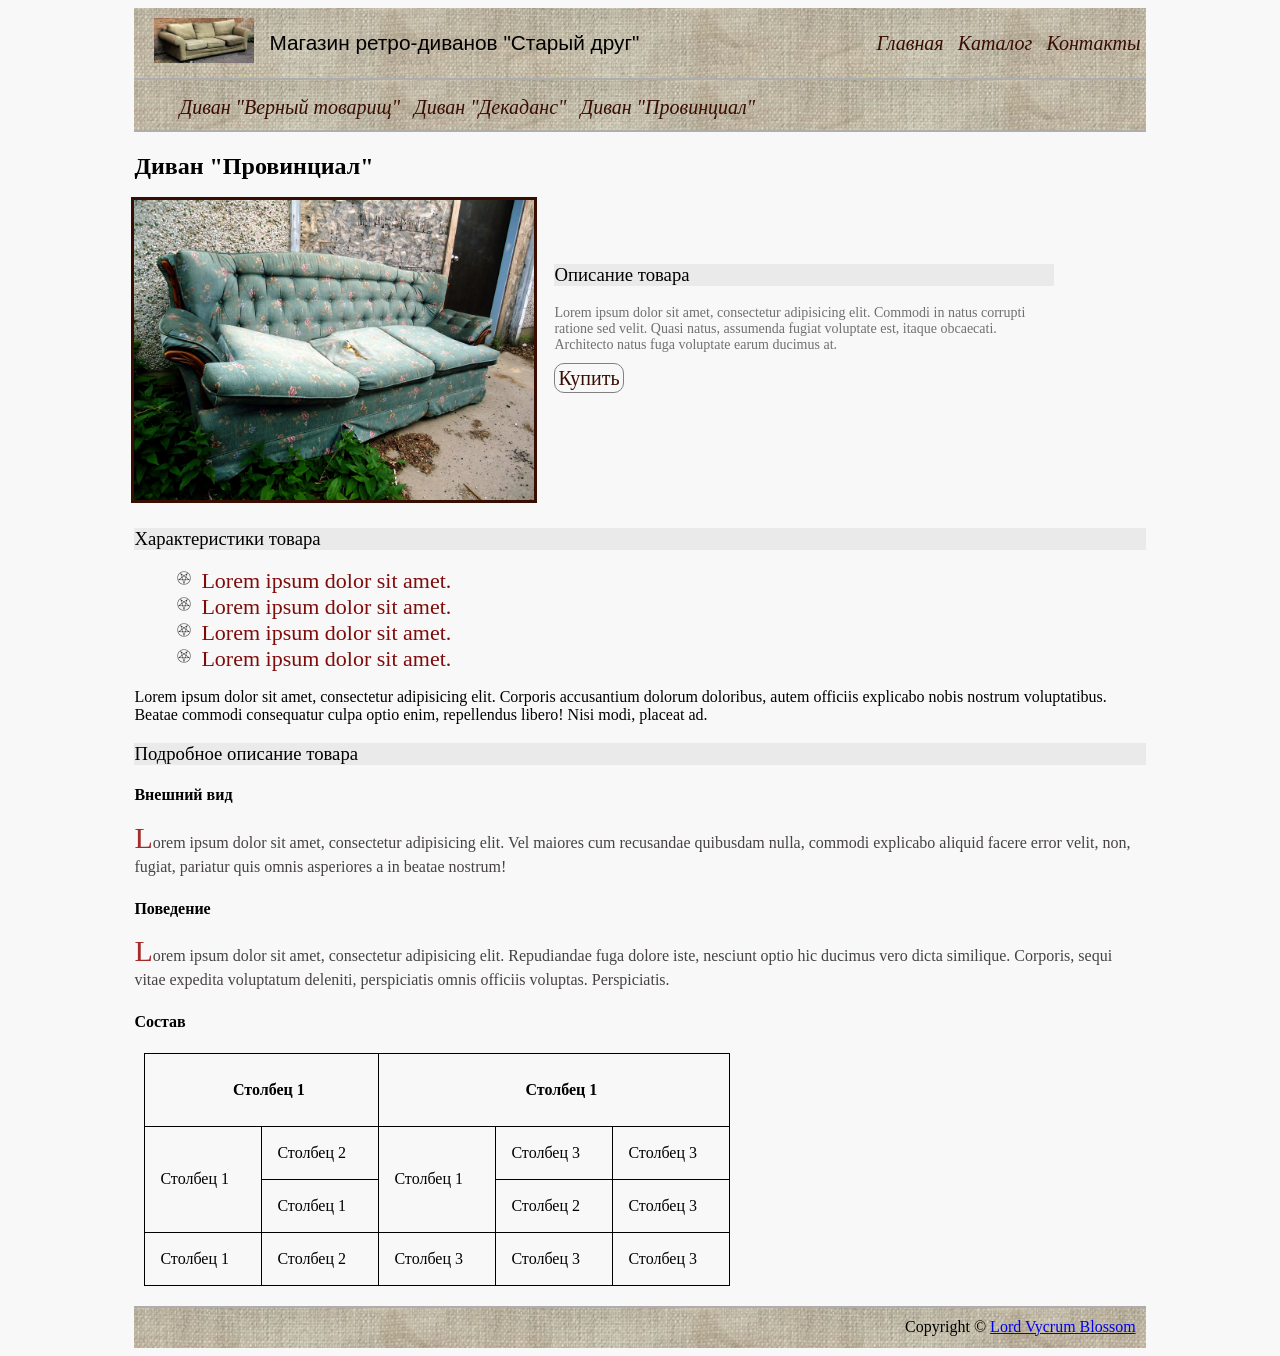
<file: catalog/sofa3.html>
<!DOCTYPE html>
<html>

<head>
    <meta charset="UTF-8">
    <title>Магазин ретро-диванов "Старый друг"</title>
    <link rel="stylesheet" href="../stylesheets/style.css">
</head>

<body>
    <div class="container">
        <div class="header">
            <div id="logo"></div>
            <div id="companyName">Магазин ретро-диванов "Старый друг"</div>
            <div id="navigation">
                <ul class="menu">
                    <li><a href="../index.html">Главная</a></li>
                    <li><a href="../catalog.html">Каталог</a></li>
                    <li><a href="../contacts.html">Контакты</a></li>
                </ul>
            </div>
        </div>
        <div class="content">
            <div id="catalog_nav">
                <ul class="catalog">
                    <li><a href="sofa.html">Диван "Верный товарищ"</a></li>
                    <li><a href="sofa2.html">Диван "Декаданс"</a></li>
                    <li><a href="sofa3.html">Диван "Провинциал"</a></li>
                </ul>
            </div>
            <div class="product_info">
                <div id="product_face">
                    <h2>Диван "Провинциал"</h2>
                    <a href="../img/sofa3.jpg" target="_blank">
                        <img class="product_image" src="../img/sofa3.jpg" alt="sofa #1" height=100% width=100%>
                    </a>
                </div>
                <div class="product_description">
                    <h3>Описание товара</h3>
                    <p class="short_description">Lorem ipsum dolor sit amet, consectetur adipisicing elit. Commodi in natus corrupti ratione sed velit. Quasi natus, assumenda fugiat voluptate est, itaque obcaecati. Architecto natus fuga voluptate earum ducimus at.</p>
                    <a href="#">Купить</a>
                </div>
            </div>
            <div class="product_features">
                <h3>Характеристики товара</h3>
                <ul class="features">
                    <li>Lorem ipsum dolor sit amet.</li>
                    <li>Lorem ipsum dolor sit amet.</li>
                    <li>Lorem ipsum dolor sit amet.</li>
                    <li>Lorem ipsum dolor sit amet.</li>
                </ul>
                <p>Lorem ipsum dolor sit amet, consectetur adipisicing elit. Corporis accusantium dolorum doloribus, autem officiis explicabo nobis nostrum voluptatibus. Beatae commodi consequatur culpa optio enim, repellendus libero! Nisi modi, placeat ad.</p>
            </div>
            <div class="full_description">
                <h3>Подробное описание товара</h3>
                <h4>Внешний вид</h4>
                <p>Lorem ipsum dolor sit amet, consectetur adipisicing elit. Vel maiores cum recusandae quibusdam nulla, commodi explicabo aliquid facere error velit, non, fugiat, pariatur quis omnis asperiores a in beatae nostrum!</p>
                <h4>Поведение</h4>
                <p>Lorem ipsum dolor sit amet, consectetur adipisicing elit. Repudiandae fuga dolore iste, nesciunt optio hic ducimus vero dicta similique. Corporis, sequi vitae expedita voluptatum deleniti, perspiciatis omnis officiis voluptas. Perspiciatis.</p>
                <!--            Технические характеристики.-->
                <h4>Состав</h4>
                <table class="composition">
                    <tr>
                        <th colspan="2">Столбец 1</th>
                        <th colspan="3">Столбец 1</th>
                    </tr>
                    <tr>
                        <td rowspan="2">Столбец 1</td>
                        <td>Столбец 2</td>
                        <td rowspan="2">Столбец 1</td>
                        <td>Столбец 3</td>
                        <td>Столбец 3</td>
                    </tr>
                    <tr>
                        <td>Столбец 1</td>
                        <td>Столбец 2</td>
                        <td>Столбец 3</td>
                    </tr>
                    <tr>
                        <td>Столбец 1</td>
                        <td>Столбец 2</td>
                        <td>Столбец 3</td>
                        <td>Столбец 3</td>
                        <td>Столбец 3</td>
                    </tr>
                </table>
            </div>
        </div>
        <div class="footer">
            <div id="copyright">
                <!--   «Все права защищены»    -->
                Copyright &copy; <a href="https://www.instagram.com/lord_vycrum/" target="_blank">Lord Vycrum Blossom</a>
            </div>
        </div>
    </div>
</body>

</html>
</file>
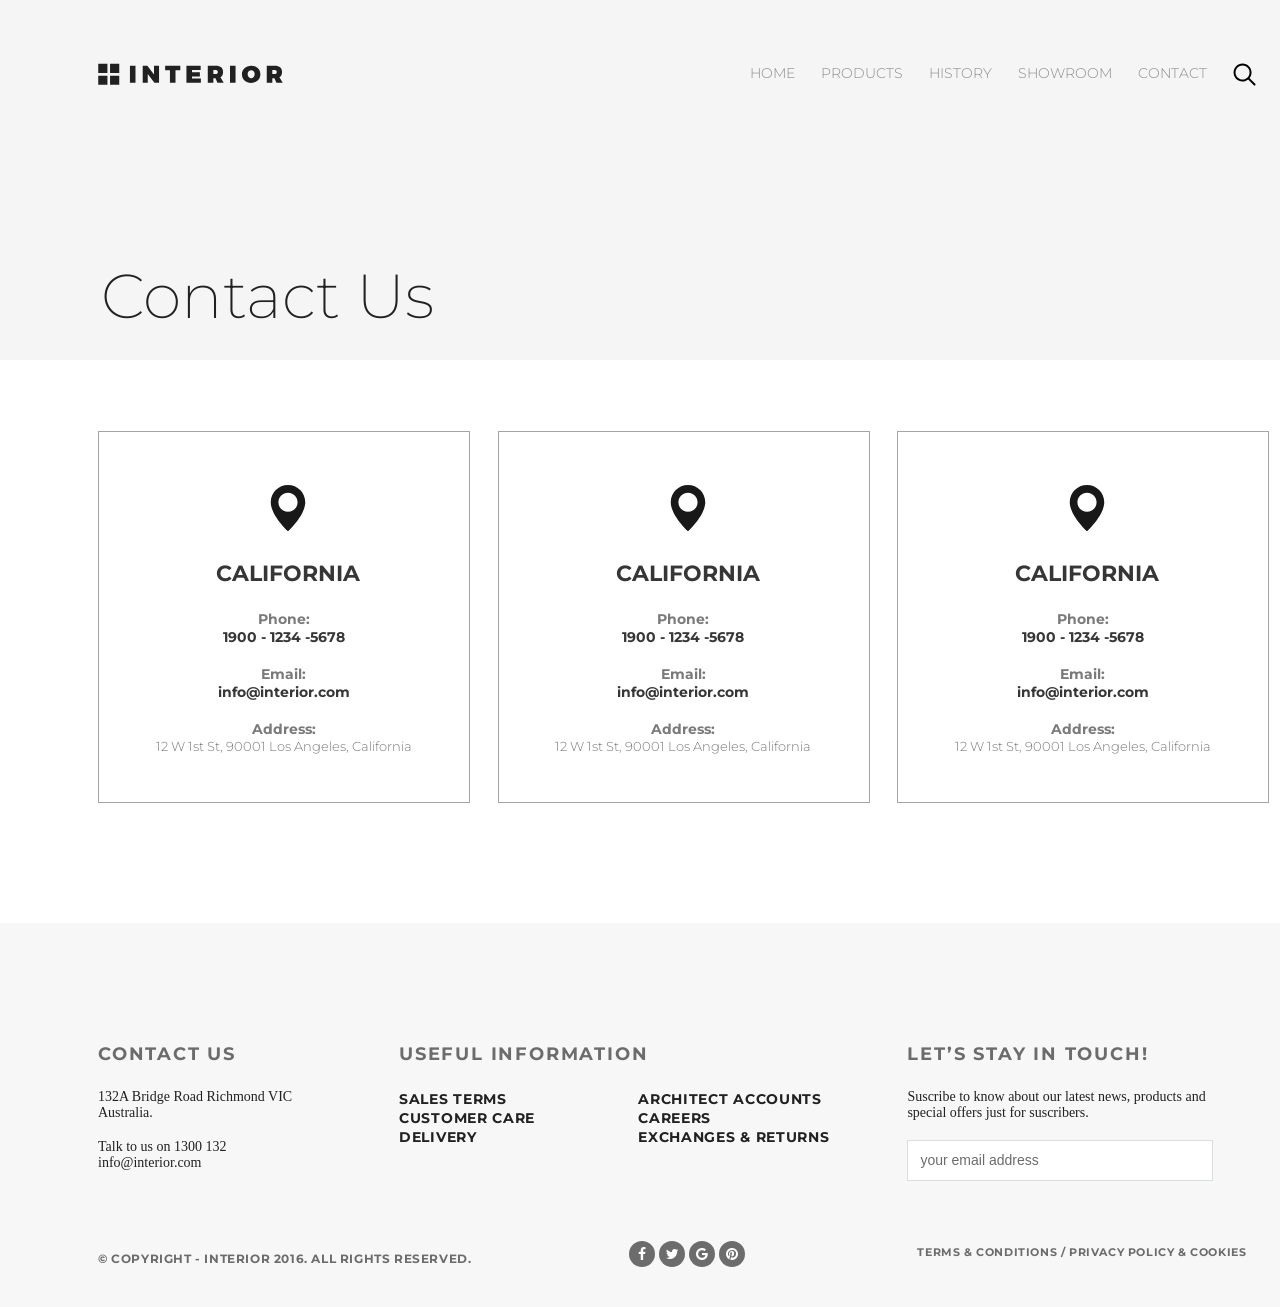
<file: layout_work/contacts.html>
<!DOCTYPE html>
<html lang="en">

<head>
    <meta charset="UTF-8">
    <title>Interior Contacts</title>
    <link href="https://fonts.googleapis.com/css?family=Montserrat:100,300,400,700&display=swap" rel="stylesheet">
    <link rel="stylesheet" href="https://cdnjs.cloudflare.com/ajax/libs/font-awesome/4.7.0/css/font-awesome.min.css">
    <link rel="stylesheet" href="style.css">
</head>

<body>
    <div class="container">
        <div class="products_header padding_site">
            <div class="header clearfix">
                <a href="#"><img src="img/logo.svg" alt="logo"></a>
                <ul class="menu clearfix">
                    <li class="menu_list"><a href="index.html" class="menu_link">HOME</a></li>
                    <li class="menu_list"><a href="products.html" class="menu_link">PRODUCTS</a></li>
                    <li class="menu_list"><a href="#" class="menu_link">HISTORY</a></li>
                    <li class="menu_list"><a href="#" class="menu_link">SHOWROOM</a></li>
                    <li class="menu_list"><a href="contacts.html" class="menu_link">CONTACT</a></li>
                    <li class="menu_list"><a href="#" class="menu_link"><img src="img/search.svg" alt="search"></a></li>
                </ul>
            </div>
            <h1 class="products_h">Contact Us</h1>
        </div>
        <div class="contacts_geo padding_site">
            <div class="geo_contact">
                <img class="geo_pic" src="img/geo.svg" alt="geo">
                <h5 class="geo_h">California</h5>
                <div class="geo_info">
                    <p class="contact_way">Phone:</p>
                    <p class="contact_way_info">1900 - 1234 -5678</p><br>
                    <p class="contact_way">Email:</p>
                    <p class="contact_way_info">info@interior.com</p><br>
                    <p class="contact_way">Address:</p>
                    <p class="contact_way_address">12 W 1st St, 90001 Los Angeles, California</p>
                </div>
            </div>
            <div class="geo_contact">
                <img class="geo_pic" src="img/geo.svg" alt="geo">
                <h5 class="geo_h">California</h5>
                <div class="geo_info">
                    <p class="contact_way">Phone:</p>
                    <p class="contact_way_info">1900 - 1234 -5678</p><br>
                    <p class="contact_way">Email:</p>
                    <p class="contact_way_info">info@interior.com</p><br>
                    <p class="contact_way">Address:</p>
                    <p class="contact_way_address">12 W 1st St, 90001 Los Angeles, California</p>
                </div>
            </div>
            <div class="geo_contact">
                <img class="geo_pic" src="img/geo.svg" alt="geo">
                <h5 class="geo_h">California</h5>
                <div class="geo_info">
                    <p class="contact_way">Phone:</p>
                    <p class="contact_way_info">1900 - 1234 -5678</p><br>
                    <p class="contact_way">Email:</p>
                    <p class="contact_way_info">info@interior.com</p><br>
                    <p class="contact_way">Address:</p>
                    <p class="contact_way_address">12 W 1st St, 90001 Los Angeles, California</p>
                </div>
            </div>
        </div>
        <div class="contacts padding_site">
            <div class="contacts_content clearfix">
                <div class="contact_info">
                    <h5 class="contacts_h contact_us">Contact Us</h5>
                    <p>132A Bridge Road Richmond VIC
                        Australia.</p><br>
                    <p>Talk to us on 1300 132
                        info@interior.com</p>
                </div>
                <div class="useful_menu">
                    <h5 class="contacts_h useful_info">Useful Information</h5>
                    <ul class="u_menu1">
                        <li class="u_list"><a href="#" class="u_link">Sales terms</a></li>
                        <li class="u_list"><a href="#" class="u_link">Customer care</a></li>
                        <li class="u_list"><a href="#" class="u_link">Delivery</a></li>
                    </ul>
                    <ul class="u_menu2">
                        <li class="u_list"><a href="#" class="u_link">Architect accounts</a></li>
                        <li class="u_list"><a href="#" class="u_link">Careers</a></li>
                        <li class="u_list"><a href="#" class="u_link">Exchanges &amp; returns</a></li>
                    </ul>
                </div>
                <div class="subscribe">
                    <h5 class="contacts_h stay_in_touch">Let’s Stay in Touch!</h5>
                    <p class="subscribe_text">Suscribe to know about our latest news, products and special offers just for suscribers.</p><br>
                    <input type="text" class="email" placeholder="your email address">
                </div>
            </div>
            <div class="footer">
                <div class="copyright">
                    <p>&copy; Copyright - INTERIOR 2016. All Rights Reserved.</p>
                </div>
                <div class="social">
                    <a href="#" class="fa fa-facebook social_ico"></a>
                    <a href="#" class="fa fa-twitter"></a>
                    <a href="#" class="fa fa-google"></a>
                    <a href="#" class="fa fa-pinterest"></a>
                </div>
                <div class="terms">
                    <a href="#" class="terms_link">Terms &amp; Conditions / Privacy policy &amp; Cookies</a>
                </div>
            </div>
        </div>
    </div>
</body>

</html>
</file>
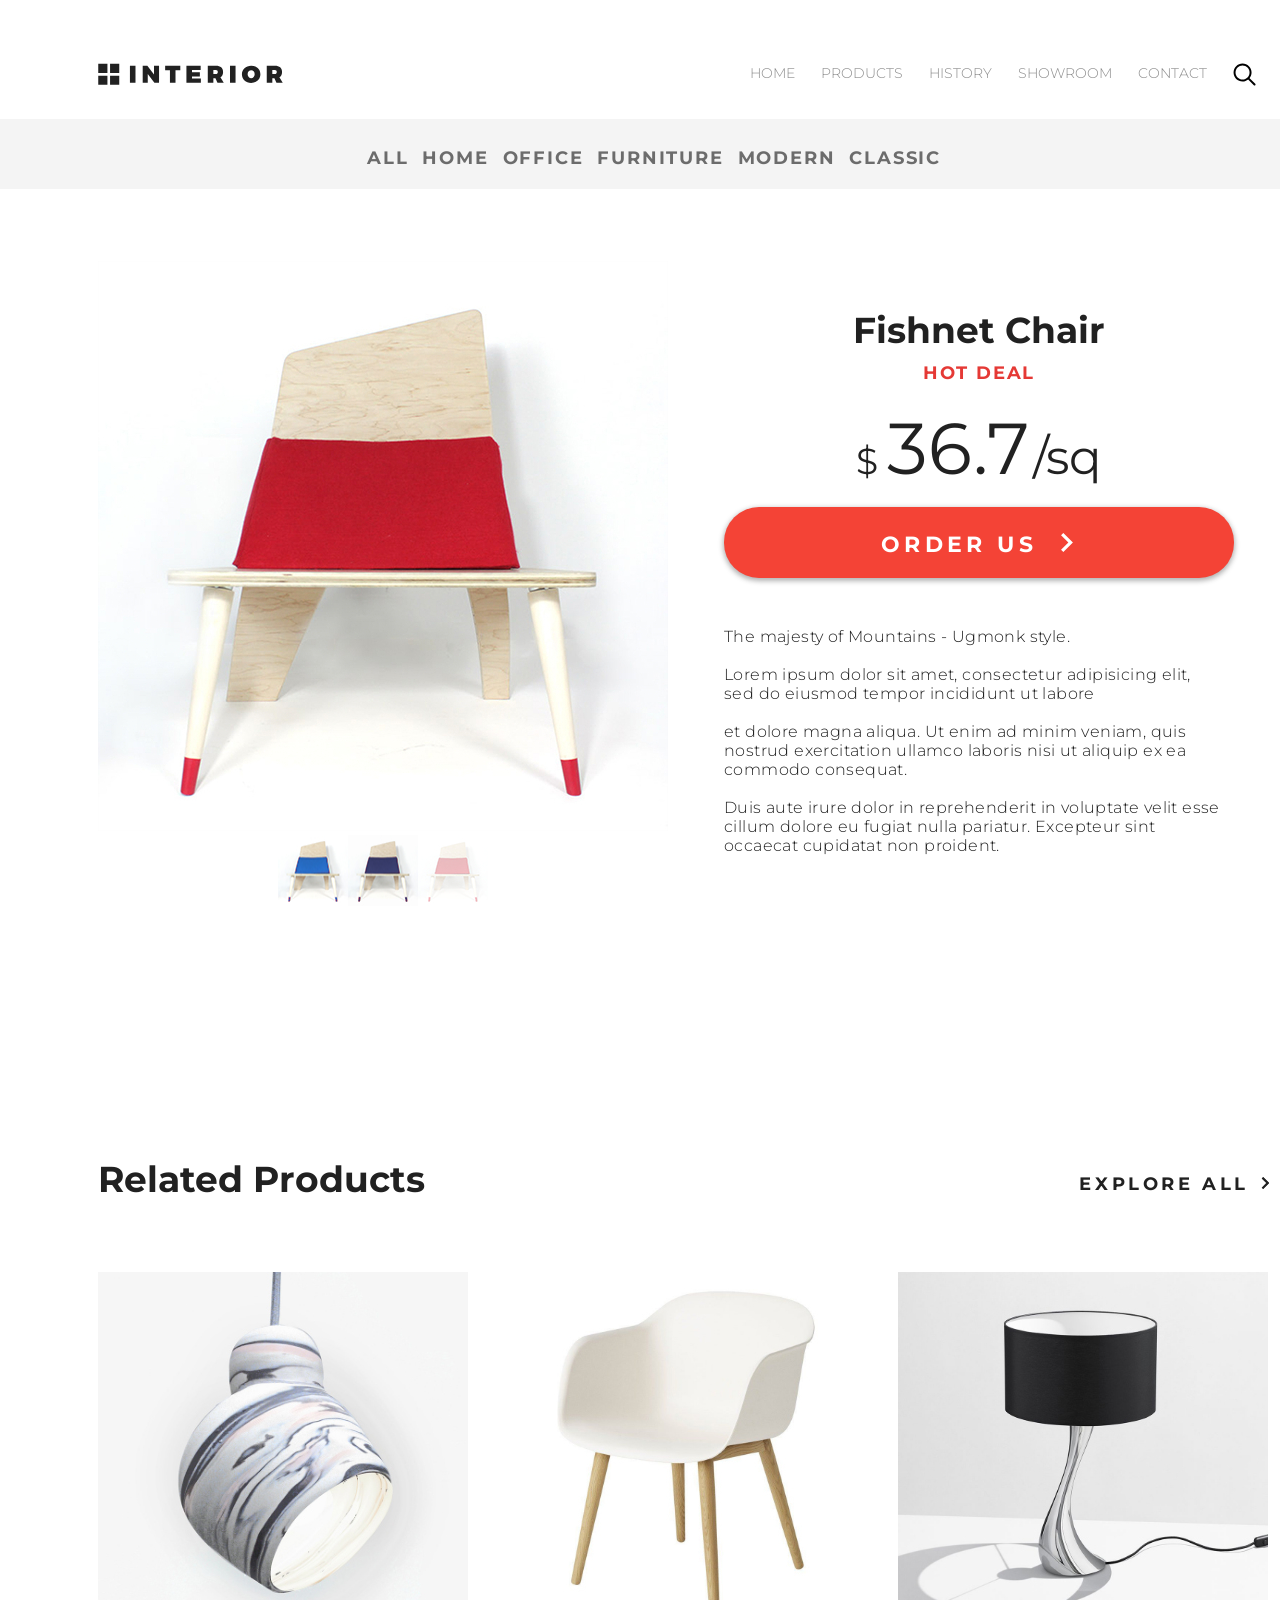
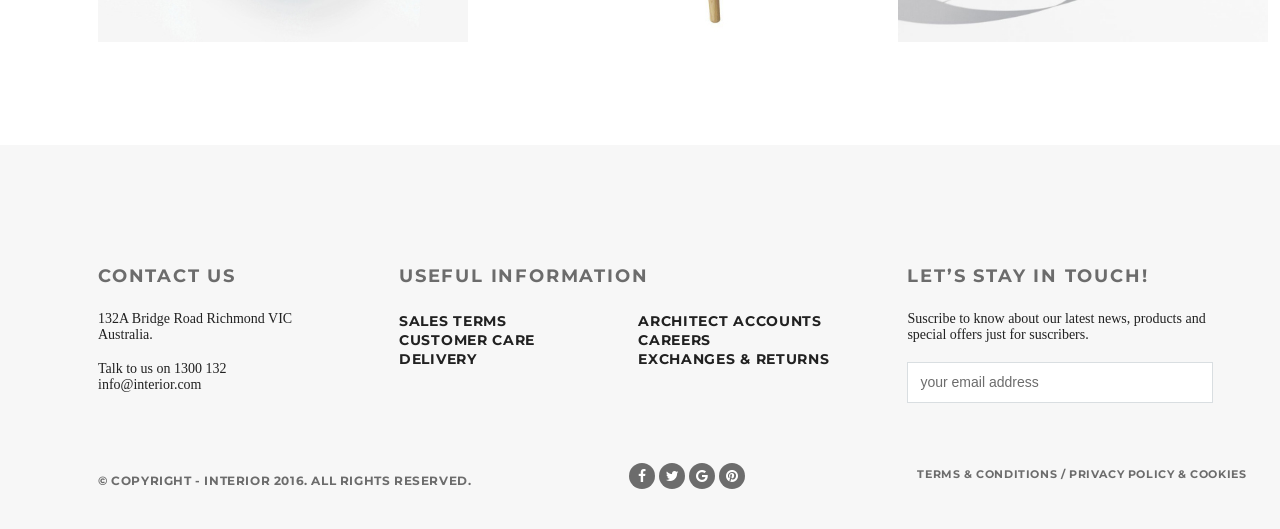
<file: layout_work/product_detail.html>
<!DOCTYPE html>
<html lang="en">

<head>
    <meta charset="UTF-8">
    <title>Product Details</title>
    <link href="https://fonts.googleapis.com/css?family=Montserrat:100,300,400,700&display=swap" rel="stylesheet">
    <link rel="stylesheet" href="https://cdnjs.cloudflare.com/ajax/libs/font-awesome/4.7.0/css/font-awesome.min.css">
    <link rel="stylesheet" href="style.css">
</head>

<body>
    <div class="container">
        <div class="product_d_header padding_site">
            <div class="header clearfix">
                <a href="index.html"><img src="img/logo.svg" alt="logo"></a>
                <ul class="menu clearfix">
                    <li class="menu_list"><a href="index.html" class="menu_link">HOME</a></li>
                    <li class="menu_list"><a href="products.html" class="menu_link">PRODUCTS</a></li>
                    <li class="menu_list"><a href="#" class="menu_link">HISTORY</a></li>
                    <li class="menu_list"><a href="#" class="menu_link">SHOWROOM</a></li>
                    <li class="menu_list"><a href="contacts.html" class="menu_link">CONTACT</a></li>
                    <li class="menu_list"><a href="#" class="menu_link"><img src="img/search.svg" alt="search"></a></li>
                </ul>
            </div>
        </div>
        <div class="product_menu_header clearfix">
            <ul class="product_menu">
                <li class="products_list"><a href="#" class="product_link">All</a></li>
                <li class="products_list"><a href="#" class="product_link">HOME</a></li>
                <li class="products_list"><a href="#" class="product_link">OFFICE</a></li>
                <li class="products_list"><a href="#" class="product_link">FURNITURE</a></li>
                <li class="products_list"><a href="#" class="product_link">MODERN</a></li>
                <li class="products_list"><a href="#" class="product_link">CLASSIC</a></li>
            </ul>
        </div>
        <div class="product_main_container padding_site">
            <div class="product_main clearfix">
                <div class="product_main_photo">
                    <div class="product_big_photo">
                        <img src="img/slider1.jpg" alt="product_big_photo">
                    </div>
                    <div class="product_small_photo">
                        <img src="img/controll.jpg" alt="product_small_photo">
                        <img src="img/controll11.jpg" alt="product_small_photo">
                        <img src="img/controll2.jpg" alt="product_small_photo">
                    </div>
                </div>
                <div class="product_main_info">
                    <h2 class="product_main_h">Fishnet Chair</h2>
                    <p class="product_main_hot">Hot Deal</p>
                    <p class="product_main_price">
                        <span class="dollar">$ </span>
                        <span class="price">36.7</span>
                        <span class="currency">/sq</span>
                    </p>
                    <a href="" class="order_main">Order Us<img class="arrow_pic_white" src="img/arrow_white.svg" alt="arrow"></a>
                    <p class="product_main_text">The majesty of Mountains - Ugmonk style. <br><br>
                        Lorem ipsum dolor sit amet, consectetur adipisicing elit, sed do eiusmod tempor incididunt ut labore<br><br>
                        et dolore magna aliqua. Ut enim ad minim veniam, quis nostrud exercitation ullamco laboris nisi ut aliquip ex ea commodo consequat.<br><br>
                        Duis aute irure dolor in reprehenderit in voluptate velit esse cillum dolore eu fugiat nulla pariatur. Excepteur sint occaecat cupidatat non proident.</p>
                </div>
            </div>
            <div class="product_related">
                <div class="related_header clearfix">
                    <h2 class="trending_h2">Related Products</h2>
                    <a href="products.html" class="explore_link">explore all<img class="arrow_pic" src="img/arrow.svg" alt="arrow"></a>
                </div>
                <div class="related_products">
                    <div class="related_product">
                        <a href="#" class="trending_link"><img src="img/product-11.jpg" alt="" class="trending_pic"></a>
                    </div>
                    <div class="related_product">
                        <a href="#" class="trending_link"><img src="img/product-21.jpg" alt="" class="trending_pic"></a>
                    </div>
                    <div class="related_product">
                        <a href="#" class="trending_link"><img src="img/product-31.jpg" alt="" class="trending_pic"></a>
                    </div>
                </div>
            </div>
        </div>
        <div class="contacts padding_site">
            <div class="contacts_content clearfix">
                <div class="contact_info">
                    <h5 class="contacts_h contact_us">Contact Us</h5>
                    <p>132A Bridge Road Richmond VIC
                        Australia.</p><br>
                    <p>Talk to us on 1300 132
                        info@interior.com</p>
                </div>
                <div class="useful_menu">
                    <h5 class="contacts_h useful_info">Useful Information</h5>
                    <ul class="u_menu1">
                        <li class="u_list"><a href="#" class="u_link">Sales terms</a></li>
                        <li class="u_list"><a href="#" class="u_link">Customer care</a></li>
                        <li class="u_list"><a href="#" class="u_link">Delivery</a></li>
                    </ul>
                    <ul class="u_menu2">
                        <li class="u_list"><a href="#" class="u_link">Architect accounts</a></li>
                        <li class="u_list"><a href="#" class="u_link">Careers</a></li>
                        <li class="u_list"><a href="#" class="u_link">Exchanges &amp; returns</a></li>
                    </ul>
                </div>
                <div class="subscribe">
                    <h5 class="contacts_h stay_in_touch">Let’s Stay in Touch!</h5>
                    <p class="subscribe_text">Suscribe to know about our latest news, products and special offers just for suscribers.</p><br>
                    <input type="text" class="email" placeholder="your email address">
                </div>
            </div>
            <div class="footer">
                <div class="copyright">
                    <p>&copy; Copyright - INTERIOR 2016. All Rights Reserved.</p>
                </div>
                <div class="social">
                    <a href="#" class="fa fa-facebook social_ico"></a>
                    <a href="#" class="fa fa-twitter"></a>
                    <a href="#" class="fa fa-google"></a>
                    <a href="#" class="fa fa-pinterest"></a>
                </div>
                <div class="terms">
                    <a href="#" class="terms_link">Terms &amp; Conditions / Privacy policy &amp; Cookies</a>
                </div>
            </div>
        </div>
    </div>
</body>

</html>
</file>
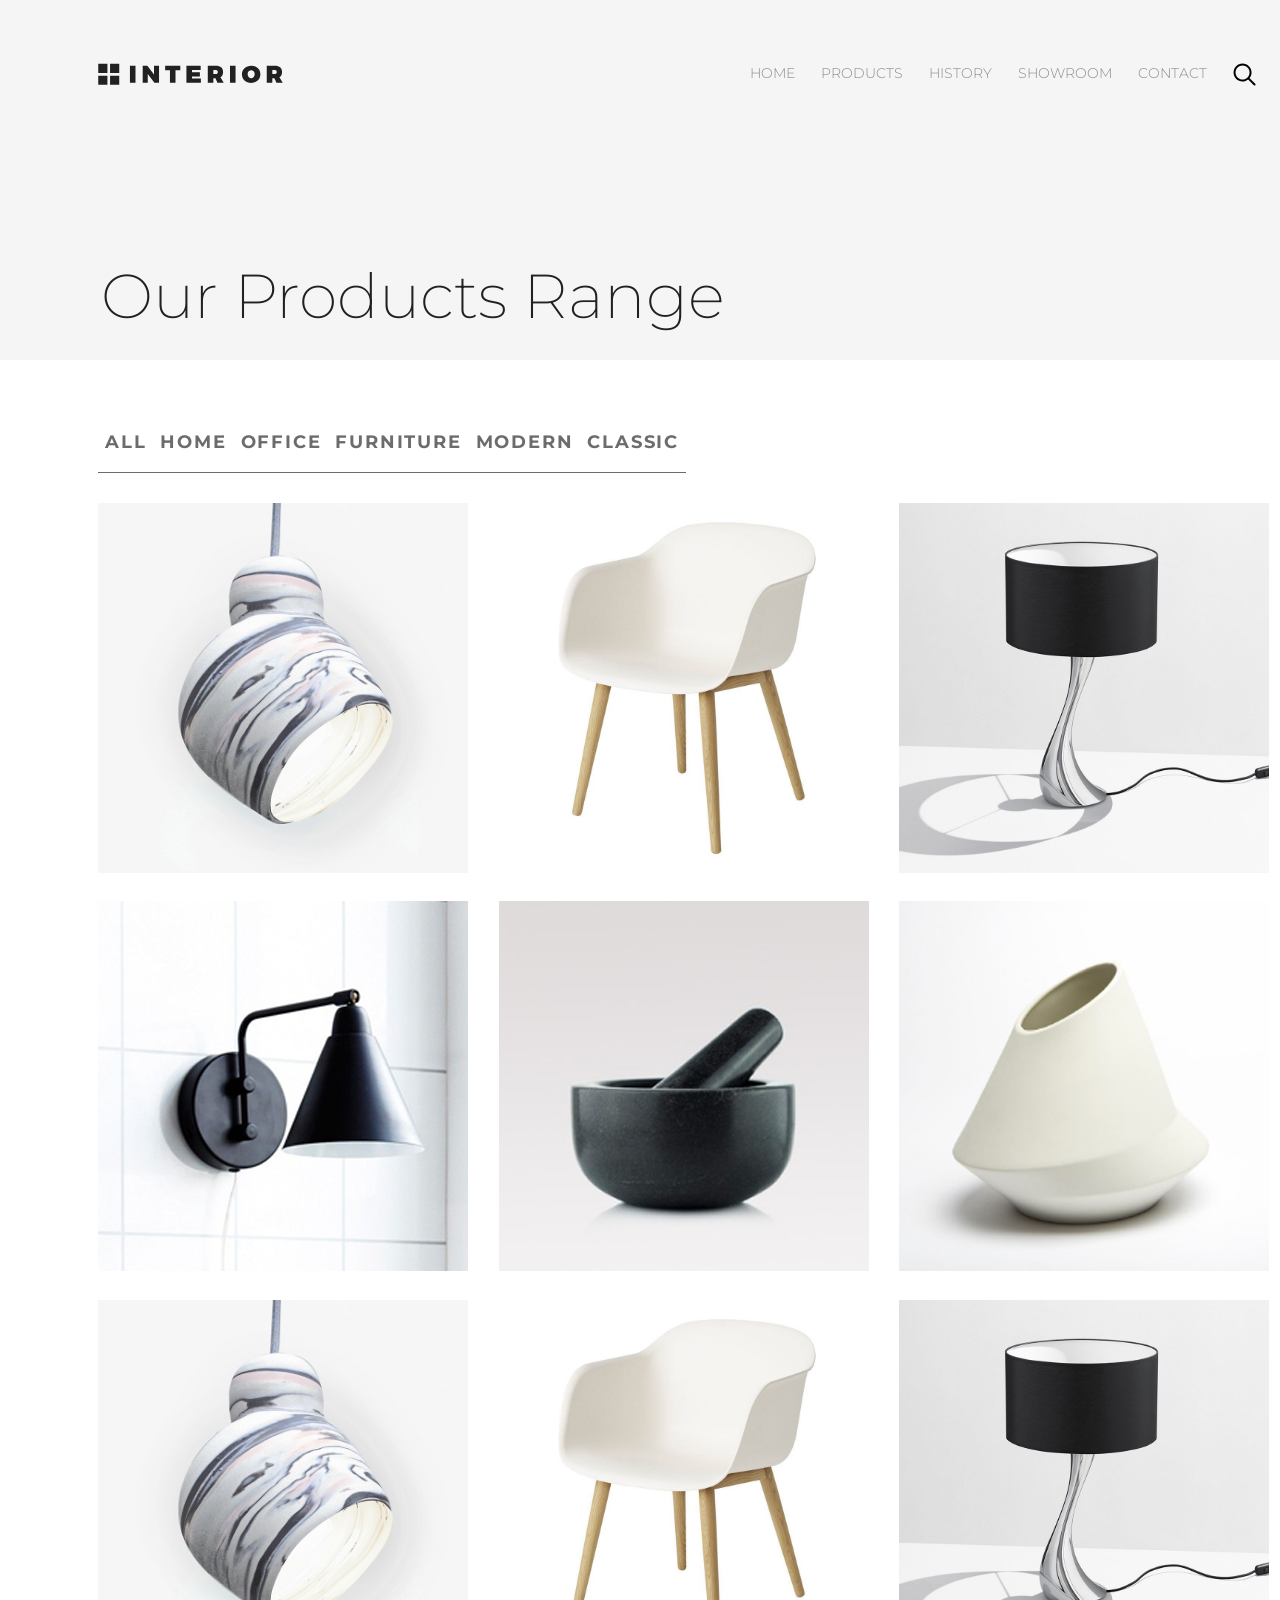
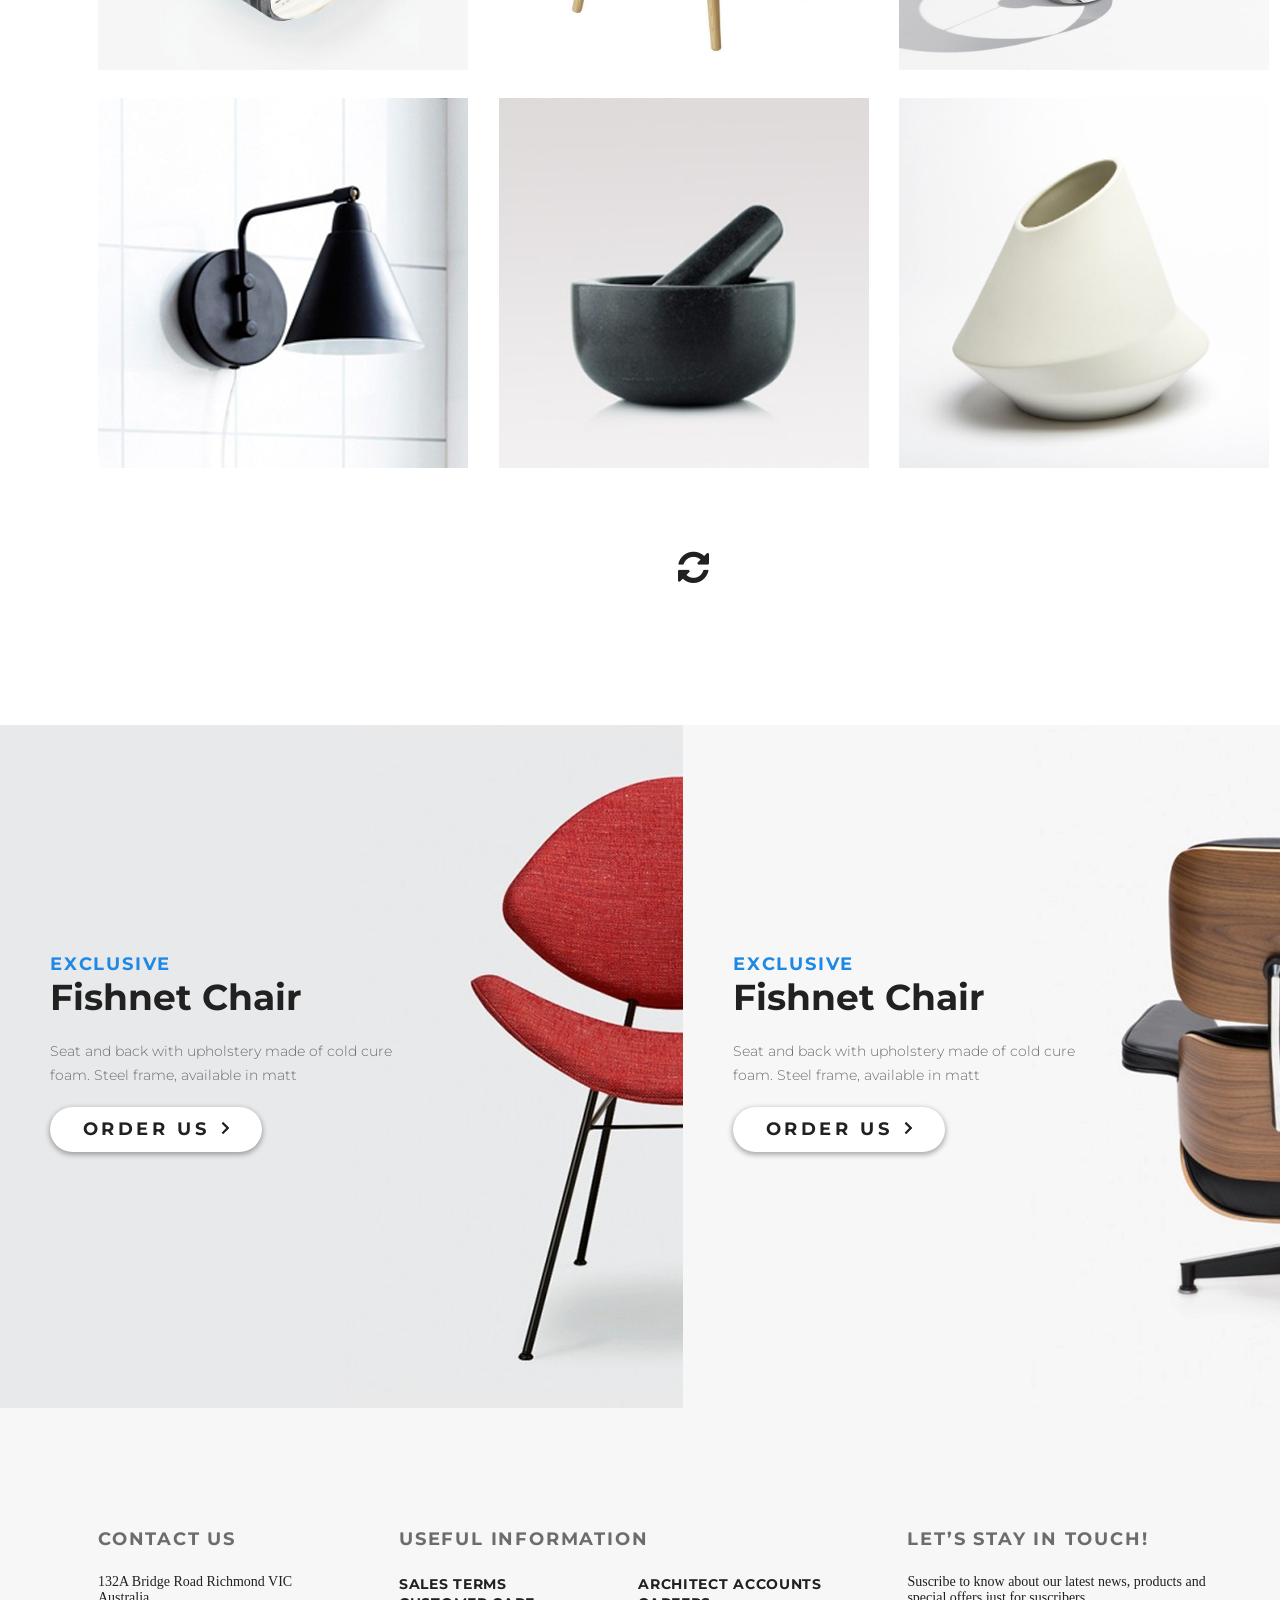
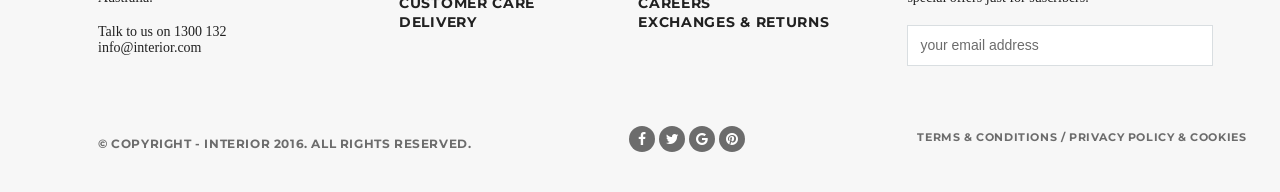
<file: layout_work/products.html>
<!DOCTYPE html>
<html lang="en">

<head>
    <meta charset="UTF-8">
    <title>Interior Products</title>
    <link href="https://fonts.googleapis.com/css?family=Montserrat:100,300,400,700&display=swap" rel="stylesheet">
    <link rel="stylesheet" href="https://cdnjs.cloudflare.com/ajax/libs/font-awesome/4.7.0/css/font-awesome.min.css">
    <link rel="stylesheet" href="style.css">
</head>

<body>
    <div class="container">
        <div class="products_header padding_site">
            <div class="header clearfix">
                <a href="index.html"><img src="img/logo.svg" alt="logo"></a>
                <ul class="menu clearfix">
                    <li class="menu_list"><a href="index.html" class="menu_link">HOME</a></li>
                    <li class="menu_list"><a href="products.html" class="menu_link">PRODUCTS</a></li>
                    <li class="menu_list"><a href="#" class="menu_link">HISTORY</a></li>
                    <li class="menu_list"><a href="#" class="menu_link">SHOWROOM</a></li>
                    <li class="menu_list"><a href="contacts.html" class="menu_link">CONTACT</a></li>
                    <li class="menu_list"><a href="#" class="menu_link"><img src="img/search.svg" alt="search"></a></li>
                </ul>
            </div>
            <h1 class="products_h">Our Products Range</h1>
        </div>
        <div class="products_catalog padding_site">
            <div class="catalog_header clearfix">
                <ul class="products_menu">
                    <li class="products_list"><a href="#" class="products_link">All</a></li>
                    <li class="products_list"><a href="#" class="products_link">HOME</a></li>
                    <li class="products_list"><a href="#" class="products_link">OFFICE</a></li>
                    <li class="products_list"><a href="#" class="products_link">FURNITURE</a></li>
                    <li class="products_list"><a href="#" class="products_link">MODERN</a></li>
                    <li class="products_list"><a href="#" class="products_link">CLASSIC</a></li>
                </ul>
            </div>
            <div class="catalog_items">
                <div class="catalog_item">
                    <a href="product_detail.html" class="catalog_link"><img src="img/product-11.jpg" alt="" class="catalog_pic"></a></div>
                <div class="catalog_item">
                    <a href="product_detail.html" class="catalog_link"><img src="img/product-21.jpg" alt="" class="catalog_pic"></a></div>
                <div class="catalog_item">
                    <a href="product_detail.html" class="catalog_link"><img src="img/product-31.jpg" alt="" class="catalog_pic"></a></div>
                <div class="catalog_item">
                    <a href="product_detail.html" class="catalog_link"><img src="img/product-41.jpg" alt="" class="catalog_pic"></a></div>
                <div class="catalog_item">
                    <a href="product_detail.html" class="catalog_link"><img src="img/product-5.jpg" alt="" class="catalog_pic"></a></div>
                <div class="catalog_item">
                    <a href="product_detail.html" class="catalog_link"><img src="img/product-6.jpg" alt="" class="catalog_pic"></a></div>
                <div class="catalog_item">
                    <a href="product_detail.html" class="catalog_link"><img src="img/product-11.jpg" alt="" class="catalog_pic"></a></div>
                <div class="catalog_item">
                    <a href="product_detail.html" class="catalog_link"><img src="img/product-21.jpg" alt="" class="catalog_pic"></a></div>
                <div class="catalog_item">
                    <a href="product_detail.html" class="catalog_link"><img src="img/product-31.jpg" alt="" class="catalog_pic"></a></div>
                <div class="catalog_item">
                    <a href="product_detail.html" class="catalog_link"><img src="img/product-41.jpg" alt="" class="catalog_pic"></a></div>
                <div class="catalog_item">
                    <a href="product_detail.html" class="catalog_link"><img src="img/product-5.jpg" alt="" class="catalog_pic"></a></div>
                <div class="catalog_item">
                    <a href="product_detail.html" class="catalog_link"><img src="img/product-6.jpg" alt="" class="catalog_pic"></a></div>
            </div>
            <div class="refresh">
                <a class="refresh_link" href="#"><i style="font-size:36px" class="fa">&#xf021;</i></a>
            </div>
        </div>
        <div class="exclusives">
            <div class="exclusive exclusive_item_1">
                <div class="exclusive_text">
                    <p class="exclusive_exclusive">exclusive</p>
                    <h2 class="exclusive_h2">Fishnet Chair</h2>
                    <p class="exclusive_content">Seat and back with upholstery made of cold cure foam. Steel frame, available in matt</p>
                    <a href="product_detail.html" class="order_button">Order Us<img class="arrow_pic" src="img/arrow.svg" alt="arrow"></a>
                </div>
            </div>
            <div class="exclusive exclusive_item_2">
                <div class="exclusive_text">
                    <p class="exclusive_exclusive">exclusive</p>
                    <h2 class="exclusive_h2">Fishnet Chair</h2>
                    <p class="exclusive_content">Seat and back with upholstery made of cold cure foam. Steel frame, available in matt</p>
                    <a href="product_detail.html" class="order_button">Order Us<img class="arrow_pic" src="img/arrow.svg" alt="arrow"></a>
                </div>
            </div>
        </div>
        <div class="contacts padding_site">
            <div class="contacts_content clearfix">
                <div class="contact_info">
                    <h5 class="contacts_h contact_us">Contact Us</h5>
                    <p>132A Bridge Road Richmond VIC
                        Australia.</p><br>
                    <p>Talk to us on 1300 132
                        info@interior.com</p>
                </div>
                <div class="useful_menu">
                    <h5 class="contacts_h useful_info">Useful Information</h5>
                    <ul class="u_menu1">
                        <li class="u_list"><a href="#" class="u_link">Sales terms</a></li>
                        <li class="u_list"><a href="#" class="u_link">Customer care</a></li>
                        <li class="u_list"><a href="#" class="u_link">Delivery</a></li>
                    </ul>
                    <ul class="u_menu2">
                        <li class="u_list"><a href="#" class="u_link">Architect accounts</a></li>
                        <li class="u_list"><a href="#" class="u_link">Careers</a></li>
                        <li class="u_list"><a href="#" class="u_link">Exchanges &amp; returns</a></li>
                    </ul>
                </div>
                <div class="subscribe">
                    <h5 class="contacts_h stay_in_touch">Let’s Stay in Touch!</h5>
                    <p class="subscribe_text">Suscribe to know about our latest news, products and special offers just for suscribers.</p><br>
                    <input type="text" class="email" placeholder="your email address">
                </div>
            </div>
            <div class="footer">
                <div class="copyright">
                    <p>&copy; Copyright - INTERIOR 2016. All Rights Reserved.</p>
                </div>
                <div class="social">
                    <a href="#" class="fa fa-facebook social_ico"></a>
                    <a href="#" class="fa fa-twitter"></a>
                    <a href="#" class="fa fa-google"></a>
                    <a href="#" class="fa fa-pinterest"></a>
                </div>
                <div class="terms">
                    <a href="#" class="terms_link">Terms &amp; Conditions / Privacy policy &amp; Cookies</a>
                </div>
            </div>
        </div>
    </div>
</body>

</html>
</file>
<file: layout_work/style.css>
* {
    margin: 0;
    padding: 0;
}

body {
    font-family: 'Montserrat', sans-serif;
}

.clearfix:after {
    content: "";
    display: table;
    clear: both;
}

.padding_site {
    padding-left: 98px;
    padding-right: 97px;
}

.container {
    width: 1366px;
    margin: 0 auto;
}

.slider {
    height: 800px;
    background-image: url(img/slider-img.jpg);
    position: relative;
}

.header {
    padding-top: 63px;
}

.menu {
    float: right;
}

.menu_list {
    list-style-type: none;
    float: left;
}

.menu_link {
    color: #8c8c8c;
    font-size: 14px;
    font-weight: 300;
    text-transform: uppercase;
    text-decoration: none;
    padding: 10px 13px;
}

.menu_link:hover {
    color: #212121;
    font-weight: 700;
    letter-spacing: 1.4px;
    border-bottom: 3px solid #212121;
}

.slider_text {
    margin-top: 283px;
}

.slider_trending {
    color: #43a047;
    font-size: 18px;
    font-weight: 700;
    text-transform: uppercase;
}

.slider_h2 {
    color: #212121;
    font-size: 62px;
    font-weight: 100;
    text-transform: uppercase;
}

.slider_content {
    color: #6c6c6c;
    font-size: 14px;
    font-weight: 300;
    width: 458px;
    margin-top: 20px;
    margin-bottom: 20px;
    line-height: 24px;
}

.order_button {
    width: 212px;
    height: 45px;
    line-height: 45px;
    text-align: center;
    color: #212121;
    font-size: 18px;
    font-weight: 700;
    text-transform: uppercase;
    box-shadow: 0 2px 5px 1px rgba(33, 33, 33, 0.35);
    border-radius: 23px;
    background-color: #ffffff;
    display: inline-block;
    text-decoration: none;
    letter-spacing: 3.6px;
}

.order_button:hover {
    box-shadow: inset 0 2px 5px 1px rgba(33, 33, 33, 0.35);
}

.pagination {
    position: absolute;
    width: 1170px;
    bottom: 19px;
    text-align: center;
}

.circle {
    width: 30px;
    height: 30px;
    display: inline-block;
    background-color: #c7c7c7;
    border-radius: 50px;
    margin: 5px;
}

.circle:hover {
    width: 40px;
    height: 40px;
    background-color: #212121;
    margin-bottom: 0;
}

/*Features block*/

.featured {
    height: 609px;
    position: relative;
}

.featured_header {
    padding-top: 120px;
}

.featured_menu {
    float: left;
}

.featured_list {
    list-style-type: none;
    float: left;
}

.featured_link {
    color: #6c6c6c;
    font-size: 36px;
    font-weight: 700;
    text-decoration: none;
    padding: 19px 9px;
    border-bottom: 1px solid #6c6c6c;
}

.featured_link:hover {
    color: #212121;
    font-size: 36px;
    font-weight: 700;
    border-bottom: 3px solid #212121;
}

.explore {
    float: right;
    padding-top: 138px;
}

.explore_link {
    color: #212121;
    font-size: 18px;
    font-weight: 700;
    text-transform: uppercase;
    letter-spacing: 3.6px;
    text-decoration: none;
    float: right;
    padding-top: 16px;
}

.arrow_pic {
    padding-left: 12px;
    padding-bottom: 1px;
}

.featured_items {
    padding-top: 50px;
    display: flex;
    justify-content: space-between;
}

.featured_item {
    float: left;
    position: relative;
}

.featured_item:hover > .feature_img {
    opacity: 0.17;
}

.featured_item:hover > .feature_text {
    visibility: visible;
}

.feature_text {
    position: absolute;
    top: 50%;
    left: 50%;
    transform: translate(-50%, -50%);
    width: 206px;
    visibility: hidden;
}

.feature_button {
    padding: 0 79px;
    padding-bottom: 19px;
}

.feature_link {
    width: 45px;
    height: 45px;
    line-height: 45px;
    text-align: center;
    color: #212121;
    font-size: 18px;
    font-weight: 700;
    text-transform: uppercase;
    box-shadow: 0 2px 5px 1px rgba(33, 33, 33, 0.35);
    border-radius: 23px;
    background-color: #ffffff;
    display: inline-block;
    text-decoration: none;
    letter-spacing: 3.6px;
}

.feature_h {
    color: #212121;
    font-size: 22px;
    font-weight: 700;
    text-align: center;
    padding-bottom: 10px;
}

.feature_content {
    color: #6c6c6c;
    font-size: 16px;
    font-weight: 300;
    font-family: 'Montserrat-Light';
    text-align: center;
}

.exclusives {
    height: 683px;
}

.exclusive {
    width: 683px;
    height: 683px;
    float: left;
}

.exclusive_item_1 {
    background-image: url(img/promo-img1.jpg);
}

.exclusive_item_2 {
    background-image: url(img/promo-img.jpg);
}

.exclusive_text {
    padding-top: 228px;
    padding-left: 50px;
}

.exclusive_exclusive {
    color: #1e88e5;
    font-size: 18px;
    font-weight: 700;
    text-transform: uppercase;
    letter-spacing: 1.8px;
}

.exclusive_h2 {
    color: #212121;
    font-size: 36px;
    font-weight: 700;
}

.exclusive_content {
    color: #6c6c6c;
    font-size: 14px;
    font-weight: 300;
    width: 374px;
    margin-top: 20px;
    margin-bottom: 20px;
    line-height: 24px;
}

.trending {
    height: 1108px;
    position: relative;
}

.trending_header {
    padding-top: 119px;
}

.trending_h2 {
    float: left;
    color: #212121;
    font-size: 36px;
    font-weight: 700;
}

.trending_products {
    padding-top: 64px;
    width: 1170px;
    height: 770px;
    display: flex;
    flex-flow: row wrap;
    align-content: space-between;
    justify-content: space-between;
}

.trending_product {
    float: left;
}

.trending_link:hover {
    opacity: 0.8;
    transition: .4s;
}

.hot_deal_slider {
    height: 800px;
    background-image: url(img/slider.jpg);
    position: relative;
}

.hot_deal_text {
    padding-top: 287px;
}

.hot_deal_trending {
    color: #e53935;
    font-size: 18px;
    font-weight: 700;
    text-transform: uppercase;
    letter-spacing: 1.8px;
}

.exclusives_big {
    height: 810px;
    position: relative;
}

.exclusives_layout {
    padding-top: 120px;
}

.exclusive_big {
    background-image: url(img/product-1-lg.jpg);
    height: 570px;
    width: 570px;
    float: left;
}

.exclusive_small {
    float: left;
}

.excl_small {
    float: left;
    padding-left: 30px;
    height: 574px;
    width: 570px;
    display: flex;
    flex-flow: row wrap;
    align-content: space-between;
    justify-content: space-between;
}

.excl_sm_link:hover {
    opacity: 0.8;
    transition: .4s;
}

.mobile_app {
    height: 516px;
    background-image: url(img/back-img.jpg);
    position: relative;
}

.mobile_app_text {
    padding-top: 125px;
}

.mobile_trending {
    color: #6c6c6c;
    font-size: 18px;
    font-weight: 700;
    text-transform: uppercase;
    letter-spacing: 1.8px;
}

.mobile_h2 {
    color: #212121;
    width: 600px;
    font-size: 62px;
    font-weight: 250;
    text-transform: uppercase;
}

.mobile_content {
    color: #6c6c6c;
    font-size: 22px;
    font-weight: 300;
    padding-bottom: 33px;
    padding-top: 10px;
}

.contacts {
    height: 384px;
    background-image: url(img/footer-back.jpg);
    position: relative;
}

.contacts_content {
    padding-top: 120px;
    position: relative;
}

.contacts_h {
    display: block;
    color: #6c6c6c;
    font-size: 18px;
    font-weight: 700;
    text-transform: uppercase;
    letter-spacing: 1.8px;
    padding-bottom: 24px;
}

.contact_info {
    color: #212121;
    font-size: 14px;
    font-weight: 300;
    height: 139px;
    width: 221px;
    float: left;
}

.contact_info p {
    font-family: 'Montserrat-Light';
}

.useful_menu {
    float: left;
    padding-left: 80px;
}

.u_list {
    list-style-type: none;
}

.u_link {
    color: #212121;
    font-size: 14px;
    font-weight: 700;
    text-transform: uppercase;
    letter-spacing: 0.7px;
    text-decoration: none;
}

.u_menu1 {
    float: left;
}

.u_menu2 {
    float: left;
    padding-left: 103px;
}

.subscribe {
    float: left;
    width: 300px;
    padding-left: 78px;
}

.subscribe_text {
    color: #212121;
    font-size: 14px;
    font-weight: 300;
    font-family: 'Montserrat-Light';
}

.email {
    display: block;
    float: left;
    border: 1px solid #d9dee1;
    background-color: #ffffff;
    width: 280px;
    padding: 12px;
}

.email::placeholder {
    color: #6c6c6c;
    font-size: 14px;
    font-weight: 300;
}

.footer {
    padding-top: 59px;
    position: relative;
}

.copyright {
    float: left;
    color: #6c6c6c;
    font-size: 12px;
    font-weight: 700;
    text-transform: uppercase;
    letter-spacing: 0.6px;
    padding-top: 10px;
}

.fa {
    padding: 6px;
    font-size: 14px;
    width: 14px;
    text-align: center;
    text-decoration: none;
    border-radius: 50%;
}

.fa-facebook,
.fa-twitter,
.fa-google,
.fa-pinterest {
    background: #6c6c6c;
    color: white;
}

.social {
    float: left;
    padding-left: 158px;
}

.terms {
    float: left;
    padding-left: 172px;
}

.terms_link {
    color: #6c6c6c;
    font-size: 11px;
    font-weight: 700;
    text-transform: uppercase;
    text-decoration: none;
    letter-spacing: 0.6px;
}

/*Products Page*/

.products_header {
    height: 360px;
    background-color: #f5f5f5;
    position: relative;
}

.products_h {
    color: #212121;
    font-size: 62px;
    font-weight: 200;
    padding-top: 168px;
    padding-left: 3px;
}

.products_catalog {
    height: 1965px;
    position: relative;
}

.catalog_header {
    padding-top: 71px;
}

.products_menu {
    float: left;
}

.products_list {
    list-style-type: none;
    float: left;
}

.products_link {
    color: #6c6c6c;
    font-size: 18px;
    font-weight: 700;
    text-decoration: none;
    text-transform: uppercase;
    letter-spacing: 1.8px;
    padding: 19px 7px;
    border-bottom: 1px solid #6c6c6c;
}

.products_link:hover {
    color: #212121;
    font-size: 18px;
    font-weight: 700;
    letter-spacing: 1.8px;
    border-bottom: 3px solid #212121;
}

.catalog_items {
    height: 1569px;
    padding-top: 50px;
    display: flex;
    flex-flow: row wrap;
    align-content: space-between;
    justify-content: space-between;
}

.catalog_link:hover {
    opacity: 0.8;
    transition: .4s;
}

.refresh {
    padding-top: 71px;
    padding-left: 574px;
}

.refresh_link {
    text-decoration: none;
    color: #212121;
}

.contacts_geo {
    height: 492px;
    padding-top: 71px;
    display: flex;
    flex-flow: row wrap;
    align-content: space-between;
    justify-content: space-between;
}

.geo_contact {
    height: 370px;
    width: 370px;
    border: 1px solid #9c9c9c;
    background-color: #ffffff;
    opacity: 0.9;
}

.contact_way_info {}

.geo_pic {
    height: 56px;
    width: 46px;
    padding-left: 166px;
    padding-top: 48px;
}

.geo_h {
    color: #212121;
    font-size: 22px;
    font-weight: 700;
    text-transform: uppercase;
    padding-left: 117px;
    padding-top: 20px;
}

.geo_info {
    padding-top: 23px;
    padding-left: 49px;
    width: 271px;
}

.contact_way {
    color: #6c6c6c;
    font-size: 14px;
    font-weight: 700;
    text-align: center;
}

.contact_way_info {
    color: #212121;
    font-size: 14px;
    font-weight: 700;
    text-align: center;
}

.contact_way_address {
    color: #6c6c6c;
    font-size: 13px;
    font-weight: 300;
    text-align: center;
}

.product_d_header {
    height: 119px;
    position: relative;
}

.product_menu_header {
    height: 70px;
    background-color: #f4f4f4;
}

.product_menu {
    padding-left: 360px;
    padding-top: 28px;
}

.product_link {
    color: #6c6c6c;
    font-size: 18px;
    font-weight: 700;
    text-decoration: none;
    text-transform: uppercase;
    letter-spacing: 1.8px;
    padding: 19px 7px;
}

.product_link:hover {
    color: #212121;
    font-size: 18px;
    font-weight: 700;
    letter-spacing: 1.8px;
}

.product_main_container {
    height: 1556px;
    position: relative;
}

.product_main {
    padding-top: 72px;
}

.product_main_photo {
    float: left;
    height: 651px;
    width: 570px;
}

.product_small_photo {
    display: flex;
    align-content: space-between;
    justify-content: center;
}

.product_main_info {
    padding-top: 47px;
    float: left;
    padding-left: 56px;
}

.product_main_h {
    color: #212121;
    text-align: center;
    font-size: 36px;
    font-weight: 700;
}

.product_main_hot {
    padding-top: 10px;
    text-align: center;
    color: #e53935;
    font-size: 18px;
    font-weight: 700;
    text-transform: uppercase;
    letter-spacing: 1.8px;
}

.product_main_price {
    padding-top: 20px;
    text-align: center;
    text-align: center;
    color: #212121;
}

.dollar {
    font-size: 36px;
}

.price {
    font-size: 72px;
}

.currency {
    font-size: 48px;
}

.order_main {
    width: 510px;
    height: 71px;
    margin-top: 15px;
    line-height: 45px;
    text-align: center;
    color: #ffffff;
    font-size: 22px;
    font-weight: 700;
    text-transform: uppercase;
    box-shadow: 0 2px 5px 1px rgba(33, 33, 33, 0.35);
    border-radius: 35px;
    background-color: #f44336;
    display: inline-block;
    text-decoration: none;
    letter-spacing: 4.4px;
}

.order_main:hover {
    box-shadow: inset 0 2px 5px 1px rgba(33, 33, 33, 0.35);
}

.arrow_pic_white {
    padding-left: 20px;
    padding-top: 26px;
    height: 19px;
    width: 20px;
}

.product_main_text {
    padding-top: 49px;
    width: 499px;
    color: #212121;
    font-size: 16px;
    font-weight: 300;
    letter-spacing: 0.4px;
}

.product_related {
    padding-top: 245px;
}

.related_products {
    padding-top: 71px;
    width: 1170px;
    height: 770px;
    display: flex;
    flex-flow: row wrap;
    align-content: space-between;
    justify-content: space-between;
}

.related_product {
    float: left;
}
</file>
<file: stylesheets/style.css>
body {
    background-color: #f8f8f8;
}

.container {
    width: 80%;
    margin: 0 auto;
}

.header {
    position: relative;
    width: 100%;
    height: 50px;
    padding: 10px 0;
    border-bottom: 2px solid #adadad;
    background: url('../img/header2.jpg');
/*    background-size: 100%;*/
}

#logo {
    width: 100px;
    height: 50px;
    float: left;
    margin-left: 20px;
    background: url('../img/logo.jpg') no-repeat;
    background-size: contain;
}

#companyName {
    text-align: right;
    font-family: Huntsman, sans-serif;
    float: left;
    margin-left: 15px;
    font-size: 1.3em;
    line-height: 50px;
    color: black;
}

#navigation {
    height: 50px;
    float: right;
    display: flex;
    align-items: center;
    flex-direction: row;
}

.menu li,
.catalog li {
    font-style: oblique;
    font-size: 20px;
    list-style-type: none;
    /*    border: 1px solid black;*/
    padding: 5px;
}

.menu li a,
.catalog li a {
    color: #380d02;
    text-decoration: none;
}

.menu li,
.catalog li {
    display: inline;
}

.menu li a:hover,
.catalog li a:hover {
    color: #1896FF;
}

.menu li a:active {
    color: red;
}

.content {
    position: relative;
}

#catalog_nav {
    width: 100%;
    height: 50px;
    float: left;
    align-items: center;
    border-bottom: 2px solid #adadad;
    background: url('../img/header2.jpg');
}

.product_info {
    position: relative;
    clear: both;
    display: flex;
    align-items: center;
    flex-direction: row;
}

#product_face {
    width: 400px;
    position: relative;
    clear: both;
    padding-top: 1px;
    float: left;
}

.product_description {
    float: left;
    width: 500px;
    margin-left: 20px;
}

.product_description a {
    font-size: 20px;
    color: #380d02;
    padding: 3px;
    text-decoration: none;
    border: 1px solid grey;
/*    border-style: dotted;*/
    border-radius: 10px;
}

.product_description a:hover {
    color: #1896FF
}

.product_description a:active {
    color: red;
}

.content h3 {
    overflow: hidden;
    color: black;
    font: 18px;
    font-weight: 400;
    background-color: #eaeaea;
}

.short_description {
    color: #707070;
    font: 14px italic;
    line-height: 16px;
}

.product_features {
    clear: both;
    padding-top: 5px;
}

.full_description p {
    color: #484343;
    font: 16px;
    font-weight: 400;
    line-height: 24px;
    text-align: left;
}

.full_description p:first-letter {
    font-size: 30px;
    color: brown;
}

.features li {
    color: #7f0b0b;
    font-size: 22px;
    line-height: 26px;
    list-style-position: inside;
    list-style-image: url(../img/list_dots.png)
}

input[type="text"] {
    height: 20px;
    width: 230px;
}

input::placeholder,
textarea::placeholder {
    color: darkslategray;
    font-size: 14px italic;
}

.products_list {
    min-height: 200px;
    width: 100%;
    margin: 0 auto;
    padding: 20px 0;
}

.products_list .item {
    display: block;
    float: left;
    border-left: 1px solid rgba(255, 255, 255, 0.1);
    border-right: 1px solid rgba(255, 255, 255, 0.1);
    padding: 0 20px;
}

.products_list a {
    font-style: oblique;
    font-size: 20px;
    list-style-type: none;
}

.products_list img {
    height: 130px;
    width: 200px;
}

.product_image {
    outline: 3px solid #380d02;
}

.product_image:hover {
    outline: none;
}

.footer {
    height: 30px;
    position: relative;
    border-top: 2px solid #adadad;
    margin-top: 10px;
    padding-right: 10px;
    padding-top: 10px;
    background-color: #dbdbdb;
    background: url('../img/header2.jpg');
}

#copyright {
    float: right;
}

input[type="text"] {
    text-transform: capitalize;
}

input[id="email"] {
    text-transform: none;
}

input[id="email"]:focus {
    color: rebeccapurple;
    background-color: lightblue;
    border: 2px solid #555;
    text-transform: none;
}

.composition {
    border-collapse: collapse;
    margin-left: 10px;
    margin-bottom: 20px;
}

.composition th {
    padding-left: 15px;
    border: 1px solid #000;
    width: 100px;
    height: 70px;
}

.composition td {
    padding-left: 15px;
    border: 1px solid #000;
    width: 100px;
    height: 50px;
}

iframe {
    width: 100%;
    height: 374px;
    
}
</file>
